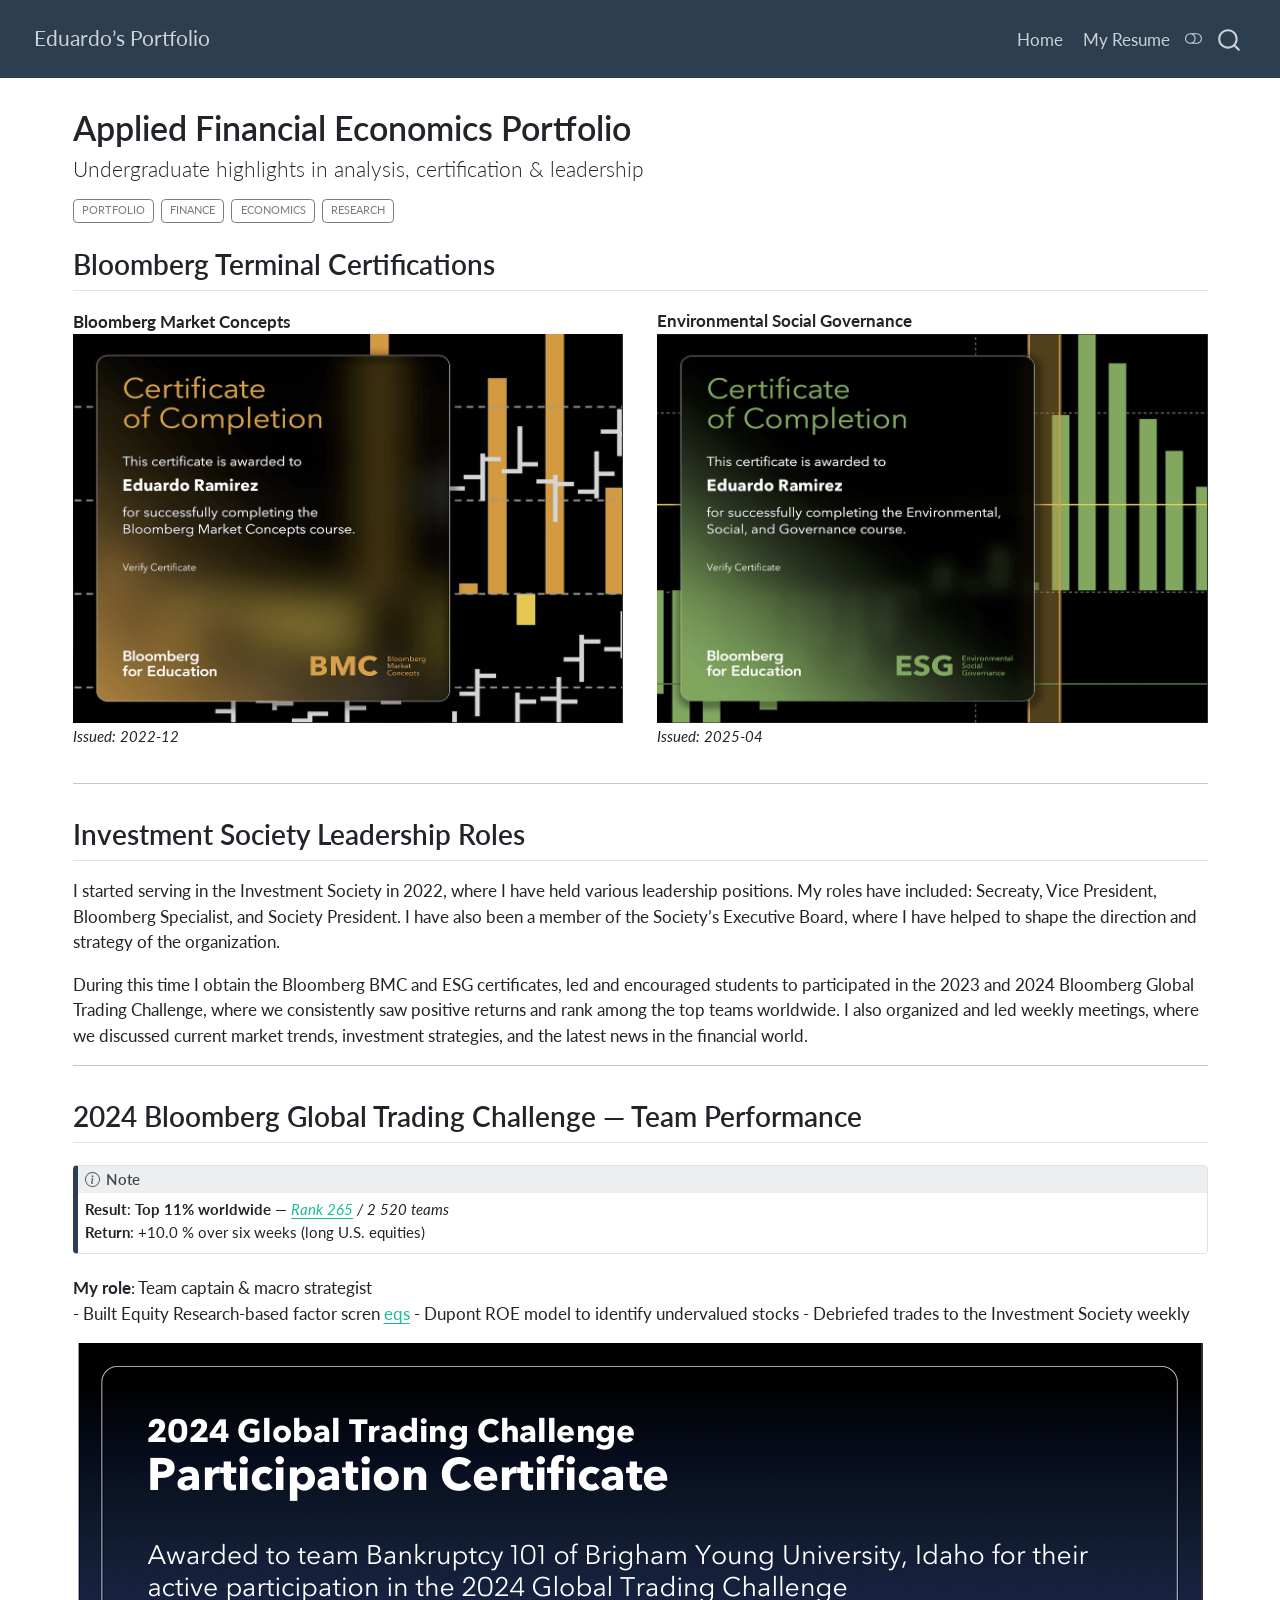
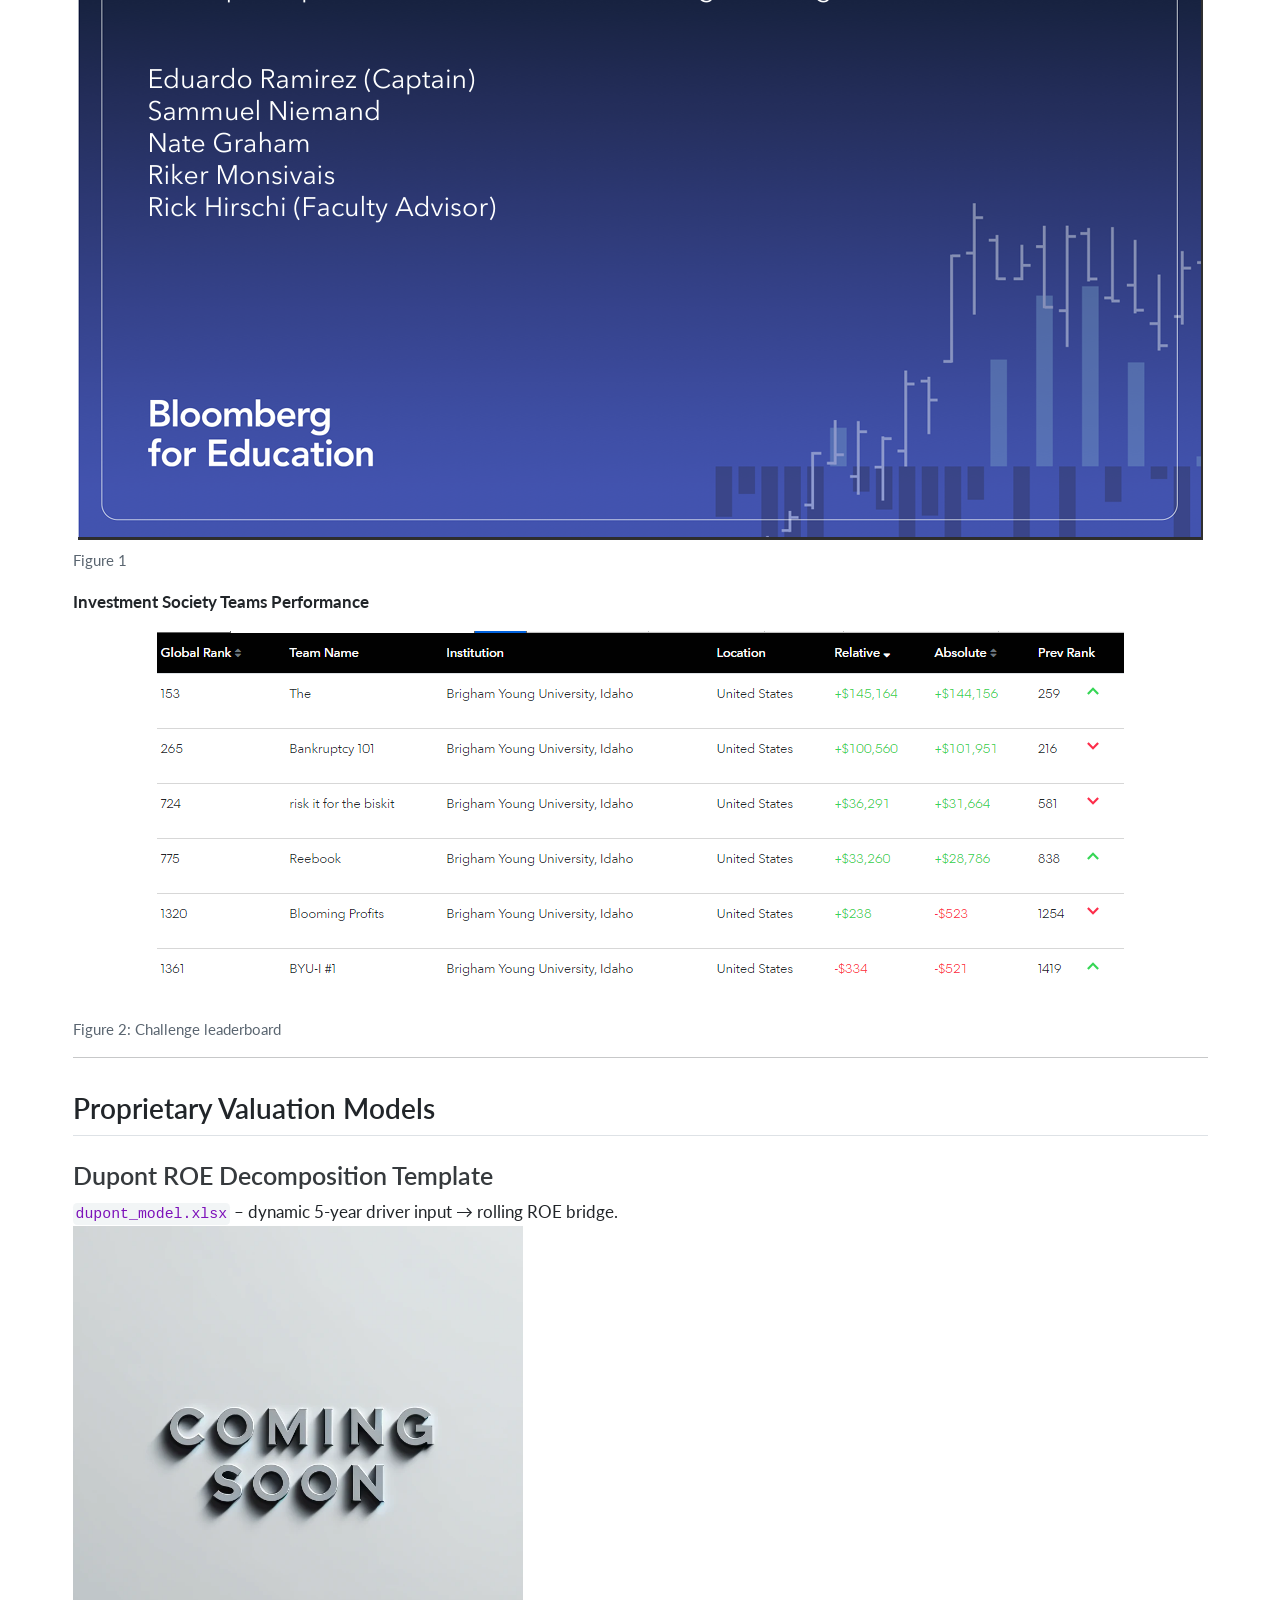
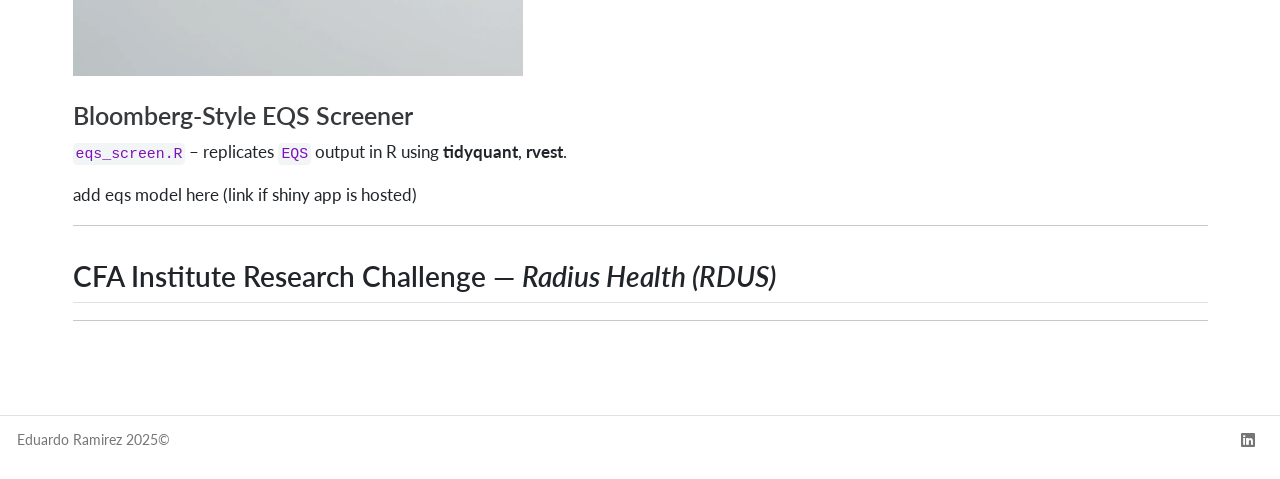
<file: docs/projects/bloomberg/cert_part_cfa_bloon.html>
<!DOCTYPE html>
<html xmlns="http://www.w3.org/1999/xhtml" lang="en" xml:lang="en"><head>

<meta charset="utf-8">
<meta name="generator" content="quarto-1.8.24">

<meta name="viewport" content="width=device-width, initial-scale=1.0, user-scalable=yes">


<title>Applied Financial Economics Portfolio – Eduardo’s Portfolio</title>
<style>
code{white-space: pre-wrap;}
span.smallcaps{font-variant: small-caps;}
div.columns{display: flex; gap: min(4vw, 1.5em);}
div.column{flex: auto; overflow-x: auto;}
div.hanging-indent{margin-left: 1.5em; text-indent: -1.5em;}
ul.task-list{list-style: none;}
ul.task-list li input[type="checkbox"] {
  width: 0.8em;
  margin: 0 0.8em 0.2em -1em; /* quarto-specific, see https://github.com/quarto-dev/quarto-cli/issues/4556 */ 
  vertical-align: middle;
}
</style>


<script src="../../site_libs/quarto-nav/quarto-nav.js"></script>
<script src="../../site_libs/quarto-nav/headroom.min.js"></script>
<script src="../../site_libs/clipboard/clipboard.min.js"></script>
<script src="../../site_libs/quarto-search/autocomplete.umd.js"></script>
<script src="../../site_libs/quarto-search/fuse.min.js"></script>
<script src="../../site_libs/quarto-search/quarto-search.js"></script>
<meta name="quarto:offset" content="../../">
<link href="../../images/favicon.png" rel="icon" type="image/png">
<script src="../../site_libs/quarto-html/quarto.js" type="module"></script>
<script src="../../site_libs/quarto-html/tabsets/tabsets.js" type="module"></script>
<script src="../../site_libs/quarto-html/axe/axe-check.js" type="module"></script>
<script src="../../site_libs/quarto-html/popper.min.js"></script>
<script src="../../site_libs/quarto-html/tippy.umd.min.js"></script>
<script src="../../site_libs/quarto-html/anchor.min.js"></script>
<link href="../../site_libs/quarto-html/tippy.css" rel="stylesheet">
<link href="../../site_libs/quarto-html/quarto-syntax-highlighting-dc55a5b9e770e841cd82e46aadbfb9b0.css" rel="stylesheet" class="quarto-color-scheme" id="quarto-text-highlighting-styles">
<link href="../../site_libs/quarto-html/quarto-syntax-highlighting-dark-b651517ce65839d647a86e2780455cfb.css" rel="stylesheet" class="quarto-color-scheme quarto-color-alternate" id="quarto-text-highlighting-styles">
<link href="../../site_libs/quarto-html/quarto-syntax-highlighting-dc55a5b9e770e841cd82e46aadbfb9b0.css" rel="stylesheet" class="quarto-color-scheme-extra" id="quarto-text-highlighting-styles">
<script src="../../site_libs/bootstrap/bootstrap.min.js"></script>
<link href="../../site_libs/bootstrap/bootstrap-icons.css" rel="stylesheet">
<link href="../../site_libs/bootstrap/bootstrap-ef235b23dd25085847c8e3fa61df7473.min.css" rel="stylesheet" append-hash="true" class="quarto-color-scheme" id="quarto-bootstrap" data-mode="light">
<link href="../../site_libs/bootstrap/bootstrap-dark-933ee19f53d853ec7d82e82f064b90bb.min.css" rel="stylesheet" append-hash="true" class="quarto-color-scheme quarto-color-alternate" id="quarto-bootstrap" data-mode="dark">
<link href="../../site_libs/bootstrap/bootstrap-ef235b23dd25085847c8e3fa61df7473.min.css" rel="stylesheet" append-hash="true" class="quarto-color-scheme-extra" id="quarto-bootstrap" data-mode="light">
<script id="quarto-search-options" type="application/json">{
  "location": "navbar",
  "copy-button": false,
  "collapse-after": 3,
  "panel-placement": "end",
  "type": "overlay",
  "limit": 50,
  "keyboard-shortcut": [
    "f",
    "/",
    "s"
  ],
  "show-item-context": false,
  "language": {
    "search-no-results-text": "No results",
    "search-matching-documents-text": "matching documents",
    "search-copy-link-title": "Copy link to search",
    "search-hide-matches-text": "Hide additional matches",
    "search-more-match-text": "more match in this document",
    "search-more-matches-text": "more matches in this document",
    "search-clear-button-title": "Clear",
    "search-text-placeholder": "",
    "search-detached-cancel-button-title": "Cancel",
    "search-submit-button-title": "Submit",
    "search-label": "Search"
  }
}</script>


<link rel="stylesheet" href="../../styles.css">
</head>

<body class="nav-fixed quarto-light"><script id="quarto-html-before-body" type="application/javascript">
    const toggleBodyColorMode = (bsSheetEl) => {
      const mode = bsSheetEl.getAttribute("data-mode");
      const bodyEl = window.document.querySelector("body");
      if (mode === "dark") {
        bodyEl.classList.add("quarto-dark");
        bodyEl.classList.remove("quarto-light");
      } else {
        bodyEl.classList.add("quarto-light");
        bodyEl.classList.remove("quarto-dark");
      }
    }
    const toggleBodyColorPrimary = () => {
      const bsSheetEl = window.document.querySelector("link#quarto-bootstrap:not([rel=disabled-stylesheet])");
      if (bsSheetEl) {
        toggleBodyColorMode(bsSheetEl);
      }
    }
    const setColorSchemeToggle = (alternate) => {
      const toggles = window.document.querySelectorAll('.quarto-color-scheme-toggle');
      for (let i=0; i < toggles.length; i++) {
        const toggle = toggles[i];
        if (toggle) {
          if (alternate) {
            toggle.classList.add("alternate");
          } else {
            toggle.classList.remove("alternate");
          }
        }
      }
    };
    const toggleColorMode = (alternate) => {
      // Switch the stylesheets
      const primaryStylesheets = window.document.querySelectorAll('link.quarto-color-scheme:not(.quarto-color-alternate)');
      const alternateStylesheets = window.document.querySelectorAll('link.quarto-color-scheme.quarto-color-alternate');
      manageTransitions('#quarto-margin-sidebar .nav-link', false);
      if (alternate) {
        // note: dark is layered on light, we don't disable primary!
        enableStylesheet(alternateStylesheets);
        for (const sheetNode of alternateStylesheets) {
          if (sheetNode.id === "quarto-bootstrap") {
            toggleBodyColorMode(sheetNode);
          }
        }
      } else {
        disableStylesheet(alternateStylesheets);
        enableStylesheet(primaryStylesheets)
        toggleBodyColorPrimary();
      }
      manageTransitions('#quarto-margin-sidebar .nav-link', true);
      // Switch the toggles
      setColorSchemeToggle(alternate)
      // Hack to workaround the fact that safari doesn't
      // properly recolor the scrollbar when toggling (#1455)
      if (navigator.userAgent.indexOf('Safari') > 0 && navigator.userAgent.indexOf('Chrome') == -1) {
        manageTransitions("body", false);
        window.scrollTo(0, 1);
        setTimeout(() => {
          window.scrollTo(0, 0);
          manageTransitions("body", true);
        }, 40);
      }
    }
    const disableStylesheet = (stylesheets) => {
      for (let i=0; i < stylesheets.length; i++) {
        const stylesheet = stylesheets[i];
        stylesheet.rel = 'disabled-stylesheet';
      }
    }
    const enableStylesheet = (stylesheets) => {
      for (let i=0; i < stylesheets.length; i++) {
        const stylesheet = stylesheets[i];
        if(stylesheet.rel !== 'stylesheet') { // for Chrome, which will still FOUC without this check
          stylesheet.rel = 'stylesheet';
        }
      }
    }
    const manageTransitions = (selector, allowTransitions) => {
      const els = window.document.querySelectorAll(selector);
      for (let i=0; i < els.length; i++) {
        const el = els[i];
        if (allowTransitions) {
          el.classList.remove('notransition');
        } else {
          el.classList.add('notransition');
        }
      }
    }
    const isFileUrl = () => {
      return window.location.protocol === 'file:';
    }
    const hasAlternateSentinel = () => {
      let styleSentinel = getColorSchemeSentinel();
      if (styleSentinel !== null) {
        return styleSentinel === "alternate";
      } else {
        return false;
      }
    }
    const setStyleSentinel = (alternate) => {
      const value = alternate ? "alternate" : "default";
      if (!isFileUrl()) {
        window.localStorage.setItem("quarto-color-scheme", value);
      } else {
        localAlternateSentinel = value;
      }
    }
    const getColorSchemeSentinel = () => {
      if (!isFileUrl()) {
        const storageValue = window.localStorage.getItem("quarto-color-scheme");
        return storageValue != null ? storageValue : localAlternateSentinel;
      } else {
        return localAlternateSentinel;
      }
    }
    const toggleGiscusIfUsed = (isAlternate, darkModeDefault) => {
      const baseTheme = document.querySelector('#giscus-base-theme')?.value ?? 'light';
      const alternateTheme = document.querySelector('#giscus-alt-theme')?.value ?? 'dark';
      let newTheme = '';
      if(authorPrefersDark) {
        newTheme = isAlternate ? baseTheme : alternateTheme;
      } else {
        newTheme = isAlternate ? alternateTheme : baseTheme;
      }
      const changeGiscusTheme = () => {
        // From: https://github.com/giscus/giscus/issues/336
        const sendMessage = (message) => {
          const iframe = document.querySelector('iframe.giscus-frame');
          if (!iframe) return;
          iframe.contentWindow.postMessage({ giscus: message }, 'https://giscus.app');
        }
        sendMessage({
          setConfig: {
            theme: newTheme
          }
        });
      }
      const isGiscussLoaded = window.document.querySelector('iframe.giscus-frame') !== null;
      if (isGiscussLoaded) {
        changeGiscusTheme();
      }
    };
    const authorPrefersDark = false;
    const darkModeDefault = authorPrefersDark;
      document.querySelector('link#quarto-text-highlighting-styles.quarto-color-scheme-extra').rel = 'disabled-stylesheet';
      document.querySelector('link#quarto-bootstrap.quarto-color-scheme-extra').rel = 'disabled-stylesheet';
    let localAlternateSentinel = darkModeDefault ? 'alternate' : 'default';
    // Dark / light mode switch
    window.quartoToggleColorScheme = () => {
      // Read the current dark / light value
      let toAlternate = !hasAlternateSentinel();
      toggleColorMode(toAlternate);
      setStyleSentinel(toAlternate);
      toggleGiscusIfUsed(toAlternate, darkModeDefault);
      window.dispatchEvent(new Event('resize'));
    };
    // Switch to dark mode if need be
    if (hasAlternateSentinel()) {
      toggleColorMode(true);
    } else {
      toggleColorMode(false);
    }
  </script>

<div id="quarto-search-results"></div>
  <header id="quarto-header" class="headroom fixed-top">
    <nav class="navbar navbar-expand-lg " data-bs-theme="dark">
      <div class="navbar-container container-fluid">
      <div class="navbar-brand-container mx-auto">
    <a href="../../index.html" class="navbar-brand navbar-brand-logo">
    </a>
    <a class="navbar-brand" href="../../index.html">
    <span class="navbar-title">Eduardo’s Portfolio</span>
    </a>
  </div>
            <div id="quarto-search" class="" title="Search"></div>
          <button class="navbar-toggler" type="button" data-bs-toggle="collapse" data-bs-target="#navbarCollapse" aria-controls="navbarCollapse" role="menu" aria-expanded="false" aria-label="Toggle navigation" onclick="if (window.quartoToggleHeadroom) { window.quartoToggleHeadroom(); }">
  <span class="navbar-toggler-icon"></span>
</button>
          <div class="collapse navbar-collapse" id="navbarCollapse">
            <ul class="navbar-nav navbar-nav-scroll ms-auto">
  <li class="nav-item">
    <a class="nav-link" href="../../index.html"> 
<span class="menu-text">Home</span></a>
  </li>  
  <li class="nav-item">
    <a class="nav-link" href="../../resume.pdf"> 
<span class="menu-text">My Resume</span></a>
  </li>  
</ul>
          </div> <!-- /navcollapse -->
            <div class="quarto-navbar-tools">
  <a href="" class="quarto-color-scheme-toggle quarto-navigation-tool  px-1" onclick="window.quartoToggleColorScheme(); return false;" title="Toggle dark mode"><i class="bi"></i></a>
</div>
      </div> <!-- /container-fluid -->
    </nav>
</header>
<!-- content -->
<div id="quarto-content" class="quarto-container page-columns page-rows-contents page-layout-full page-navbar">
<!-- sidebar -->
<!-- margin-sidebar -->
    
<!-- main -->
<main class="content column-page" id="quarto-document-content">


<header id="title-block-header" class="quarto-title-block default">
<div class="quarto-title">
<h1 class="title">Applied Financial Economics Portfolio</h1>
<p class="subtitle lead">Undergraduate highlights in analysis, certification &amp; leadership</p>
  <div class="quarto-categories">
    <div class="quarto-category">Portfolio</div>
    <div class="quarto-category">Finance</div>
    <div class="quarto-category">Economics</div>
    <div class="quarto-category">Research</div>
  </div>
  </div>



<div class="quarto-title-meta column-page">

    
  
    
  </div>
  


</header>


<!-- ======= 1 ‑‑‑‑‑ Bloomberg Credentials =========================== -->
<section id="bloomberg-terminal-certifications" class="level2">
<h2 class="anchored" data-anchor-id="bloomberg-terminal-certifications">Bloomberg Terminal Certifications</h2>
<div style="display: flex; gap: 2rem; align-items: center; flex-wrap: wrap;">
<div style="flex: 1; min-width: 300px;">
<p><strong>Bloomberg Market Concepts</strong> <a href="https://portal.bloombergforeducation.com/certificates/x1kqKV3F56tmAnQmexKVbbTY"><img src="files/bmc.png" class="img-fluid" style="width:100.0%" alt="BMC Certificate"></a> <br> <small><em>Issued: 2022‑12</em><br></small></p>
</div>
<div style="flex: 1; min-width: 300px;">
<p><strong>Environmental Social Governance</strong> <a href="https://portal.bloombergforeducation.com/certificates/Ku16x72zWhNsn8vP4mtgwe4Z"><img src="files/esg.png" class="img-fluid" style="width:100.0%" alt="ESG Certificate"></a> <br> <small><em>Issued: 2025‑04</em><br></small></p>
</div>
</div>
<hr>
<!-- ======= 2 ‑‑‑‑‑ Investment Society Leadership =================== -->
</section>
<section id="investment-society-leadership-roles" class="level2">
<h2 class="anchored" data-anchor-id="investment-society-leadership-roles">Investment Society Leadership Roles</h2>
<p>I started serving in the Investment Society in 2022, where I have held various leadership positions. My roles have included: Secreaty, Vice President, Bloomberg Specialist, and Society President. I have also been a member of the Society’s Executive Board, where I have helped to shape the direction and strategy of the organization.</p>
<p>During this time I obtain the Bloomberg BMC and ESG certificates, led and encouraged students to participated in the 2023 and 2024 Bloomberg Global Trading Challenge, where we consistently saw positive returns and rank among the top teams worldwide. I also organized and led weekly meetings, where we discussed current market trends, investment strategies, and the latest news in the financial world.</p>
<hr>
<!-- ======= 3 ‑‑‑‑‑ Bloomberg Global Trading Challenge ============== -->
</section>
<section id="bloomberg-global-trading-challenge-team-performance" class="level2">
<h2 class="anchored" data-anchor-id="bloomberg-global-trading-challenge-team-performance">2024 Bloomberg Global Trading Challenge — Team Performance</h2>
<div class="callout callout-style-default callout-note callout-titled">
<div class="callout-header d-flex align-content-center">
<div class="callout-icon-container">
<i class="callout-icon"></i>
</div>
<div class="callout-title-container flex-fill">
Note
</div>
</div>
<div class="callout-body-container callout-body">
<p><strong>Result</strong>: <strong>Top 11% worldwide</strong> — <em><a href="files/rank_team.png">Rank 265</a> / 2 520 teams</em><br>
<strong>Return</strong>: +10.0 % over six weeks (long U.S. equities)</p>
</div>
</div>
<p><strong>My role</strong>: Team captain &amp; macro strategist<br>
- Built Equity Research‑based factor scren <a href="../../projects_more/eqs/eqs.html">eqs</a> - Dupont ROE model to identify undervalued stocks - Debriefed trades to the Investment Society weekly</p>
<div id="fig-tradech" class="quarto-float quarto-figure quarto-figure-center anchored">
<figure class="quarto-float quarto-float-fig figure">
<div aria-describedby="fig-tradech-caption-0ceaefa1-69ba-4598-a22c-09a6ac19f8ca">
<img src="files/tradech.png" id="fig-tradech" class="img-fluid figure-img">
</div>
<figcaption class="quarto-float-caption-bottom quarto-float-caption quarto-float-fig quarto-uncaptioned" id="fig-tradech-caption-0ceaefa1-69ba-4598-a22c-09a6ac19f8ca">
Figure&nbsp;1
</figcaption>
</figure>
</div>
<p><strong>Investment Society Teams Performance</strong></p>
<div id="fig-byui_rank" class="quarto-float quarto-figure quarto-figure-center anchored">
<figure class="quarto-float quarto-float-fig figure">
<div aria-describedby="fig-byui_rank-caption-0ceaefa1-69ba-4598-a22c-09a6ac19f8ca">
<img src="files/byui_rank.png" class="img-fluid figure-img">
</div>
<figcaption class="quarto-float-caption-bottom quarto-float-caption quarto-float-fig" id="fig-byui_rank-caption-0ceaefa1-69ba-4598-a22c-09a6ac19f8ca">
Figure&nbsp;2: Challenge leaderboard
</figcaption>
</figure>
</div>
<hr>
<!-- ======= 4 ‑‑‑‑‑ Valuation & Analytics Models ==================== -->
</section>
<section id="proprietary-valuation-models" class="level2">
<h2 class="anchored" data-anchor-id="proprietary-valuation-models">Proprietary Valuation Models</h2>
<section id="dupont-roe-decomposition-template" class="level3">
<h3 class="anchored" data-anchor-id="dupont-roe-decomposition-template">Dupont ROE Decomposition Template</h3>
<p><code>dupont_model.xlsx</code> – dynamic 5‑year driver input → rolling ROE bridge.<br>
<img src="files/comingsoon.png" class="img-fluid" width="450" alt="Dupont screenshot"></p>
</section>
<section id="bloombergstyle-eqs-screener" class="level3">
<h3 class="anchored" data-anchor-id="bloombergstyle-eqs-screener">Bloomberg‑Style EQS Screener</h3>
<p><code>eqs_screen.R</code> – replicates <code>EQS</code> output in R using <strong>tidyquant</strong>, <strong>rvest</strong>.</p>
<p>add eqs model here (link if shiny app is hosted)</p>
<hr>
<!-- ======= 5 ‑‑‑‑‑ CFA Institute Research Challenge ================ -->
</section>
</section>
<section id="cfa-institute-research-challenge-radius-health-rdus" class="level2">
<h2 class="anchored" data-anchor-id="cfa-institute-research-challenge-radius-health-rdus">CFA Institute Research Challenge — <em>Radius Health (RDUS)</em></h2>
<hr>


</section>

<a onclick="window.scrollTo(0, 0); return false;" role="button" id="quarto-back-to-top"><i class="bi bi-arrow-up"></i> Back to top</a></main> <!-- /main -->
<script id="quarto-html-after-body" type="application/javascript">
  window.document.addEventListener("DOMContentLoaded", function (event) {
    // Ensure there is a toggle, if there isn't float one in the top right
    if (window.document.querySelector('.quarto-color-scheme-toggle') === null) {
      const a = window.document.createElement('a');
      a.classList.add('top-right');
      a.classList.add('quarto-color-scheme-toggle');
      a.href = "";
      a.onclick = function() { try { window.quartoToggleColorScheme(); } catch {} return false; };
      const i = window.document.createElement("i");
      i.classList.add('bi');
      a.appendChild(i);
      window.document.body.appendChild(a);
    }
    setColorSchemeToggle(hasAlternateSentinel())
    const icon = "";
    const anchorJS = new window.AnchorJS();
    anchorJS.options = {
      placement: 'right',
      icon: icon
    };
    anchorJS.add('.anchored');
    const isCodeAnnotation = (el) => {
      for (const clz of el.classList) {
        if (clz.startsWith('code-annotation-')) {                     
          return true;
        }
      }
      return false;
    }
    const onCopySuccess = function(e) {
      // button target
      const button = e.trigger;
      // don't keep focus
      button.blur();
      // flash "checked"
      button.classList.add('code-copy-button-checked');
      var currentTitle = button.getAttribute("title");
      button.setAttribute("title", "Copied!");
      let tooltip;
      if (window.bootstrap) {
        button.setAttribute("data-bs-toggle", "tooltip");
        button.setAttribute("data-bs-placement", "left");
        button.setAttribute("data-bs-title", "Copied!");
        tooltip = new bootstrap.Tooltip(button, 
          { trigger: "manual", 
            customClass: "code-copy-button-tooltip",
            offset: [0, -8]});
        tooltip.show();    
      }
      setTimeout(function() {
        if (tooltip) {
          tooltip.hide();
          button.removeAttribute("data-bs-title");
          button.removeAttribute("data-bs-toggle");
          button.removeAttribute("data-bs-placement");
        }
        button.setAttribute("title", currentTitle);
        button.classList.remove('code-copy-button-checked');
      }, 1000);
      // clear code selection
      e.clearSelection();
    }
    const getTextToCopy = function(trigger) {
      const outerScaffold = trigger.parentElement.cloneNode(true);
      const codeEl = outerScaffold.querySelector('code');
      for (const childEl of codeEl.children) {
        if (isCodeAnnotation(childEl)) {
          childEl.remove();
        }
      }
      return codeEl.innerText;
    }
    const clipboard = new window.ClipboardJS('.code-copy-button:not([data-in-quarto-modal])', {
      text: getTextToCopy
    });
    clipboard.on('success', onCopySuccess);
    if (window.document.getElementById('quarto-embedded-source-code-modal')) {
      const clipboardModal = new window.ClipboardJS('.code-copy-button[data-in-quarto-modal]', {
        text: getTextToCopy,
        container: window.document.getElementById('quarto-embedded-source-code-modal')
      });
      clipboardModal.on('success', onCopySuccess);
    }
      var localhostRegex = new RegExp(/^(?:http|https):\/\/localhost\:?[0-9]*\//);
      var mailtoRegex = new RegExp(/^mailto:/);
        var filterRegex = new RegExp("https:\/\/1ramirez7\.github\.io\/");
      var isInternal = (href) => {
          return filterRegex.test(href) || localhostRegex.test(href) || mailtoRegex.test(href);
      }
      // Inspect non-navigation links and adorn them if external
     var links = window.document.querySelectorAll('a[href]:not(.nav-link):not(.navbar-brand):not(.toc-action):not(.sidebar-link):not(.sidebar-item-toggle):not(.pagination-link):not(.no-external):not([aria-hidden]):not(.dropdown-item):not(.quarto-navigation-tool):not(.about-link)');
      for (var i=0; i<links.length; i++) {
        const link = links[i];
        if (!isInternal(link.href)) {
          // undo the damage that might have been done by quarto-nav.js in the case of
          // links that we want to consider external
          if (link.dataset.originalHref !== undefined) {
            link.href = link.dataset.originalHref;
          }
        }
      }
    function tippyHover(el, contentFn, onTriggerFn, onUntriggerFn) {
      const config = {
        allowHTML: true,
        maxWidth: 500,
        delay: 100,
        arrow: false,
        appendTo: function(el) {
            return el.parentElement;
        },
        interactive: true,
        interactiveBorder: 10,
        theme: 'quarto',
        placement: 'bottom-start',
      };
      if (contentFn) {
        config.content = contentFn;
      }
      if (onTriggerFn) {
        config.onTrigger = onTriggerFn;
      }
      if (onUntriggerFn) {
        config.onUntrigger = onUntriggerFn;
      }
      window.tippy(el, config); 
    }
    const noterefs = window.document.querySelectorAll('a[role="doc-noteref"]');
    for (var i=0; i<noterefs.length; i++) {
      const ref = noterefs[i];
      tippyHover(ref, function() {
        // use id or data attribute instead here
        let href = ref.getAttribute('data-footnote-href') || ref.getAttribute('href');
        try { href = new URL(href).hash; } catch {}
        const id = href.replace(/^#\/?/, "");
        const note = window.document.getElementById(id);
        if (note) {
          return note.innerHTML;
        } else {
          return "";
        }
      });
    }
    const xrefs = window.document.querySelectorAll('a.quarto-xref');
    const processXRef = (id, note) => {
      // Strip column container classes
      const stripColumnClz = (el) => {
        el.classList.remove("page-full", "page-columns");
        if (el.children) {
          for (const child of el.children) {
            stripColumnClz(child);
          }
        }
      }
      stripColumnClz(note)
      if (id === null || id.startsWith('sec-')) {
        // Special case sections, only their first couple elements
        const container = document.createElement("div");
        if (note.children && note.children.length > 2) {
          container.appendChild(note.children[0].cloneNode(true));
          for (let i = 1; i < note.children.length; i++) {
            const child = note.children[i];
            if (child.tagName === "P" && child.innerText === "") {
              continue;
            } else {
              container.appendChild(child.cloneNode(true));
              break;
            }
          }
          if (window.Quarto?.typesetMath) {
            window.Quarto.typesetMath(container);
          }
          return container.innerHTML
        } else {
          if (window.Quarto?.typesetMath) {
            window.Quarto.typesetMath(note);
          }
          return note.innerHTML;
        }
      } else {
        // Remove any anchor links if they are present
        const anchorLink = note.querySelector('a.anchorjs-link');
        if (anchorLink) {
          anchorLink.remove();
        }
        if (window.Quarto?.typesetMath) {
          window.Quarto.typesetMath(note);
        }
        if (note.classList.contains("callout")) {
          return note.outerHTML;
        } else {
          return note.innerHTML;
        }
      }
    }
    for (var i=0; i<xrefs.length; i++) {
      const xref = xrefs[i];
      tippyHover(xref, undefined, function(instance) {
        instance.disable();
        let url = xref.getAttribute('href');
        let hash = undefined; 
        if (url.startsWith('#')) {
          hash = url;
        } else {
          try { hash = new URL(url).hash; } catch {}
        }
        if (hash) {
          const id = hash.replace(/^#\/?/, "");
          const note = window.document.getElementById(id);
          if (note !== null) {
            try {
              const html = processXRef(id, note.cloneNode(true));
              instance.setContent(html);
            } finally {
              instance.enable();
              instance.show();
            }
          } else {
            // See if we can fetch this
            fetch(url.split('#')[0])
            .then(res => res.text())
            .then(html => {
              const parser = new DOMParser();
              const htmlDoc = parser.parseFromString(html, "text/html");
              const note = htmlDoc.getElementById(id);
              if (note !== null) {
                const html = processXRef(id, note);
                instance.setContent(html);
              } 
            }).finally(() => {
              instance.enable();
              instance.show();
            });
          }
        } else {
          // See if we can fetch a full url (with no hash to target)
          // This is a special case and we should probably do some content thinning / targeting
          fetch(url)
          .then(res => res.text())
          .then(html => {
            const parser = new DOMParser();
            const htmlDoc = parser.parseFromString(html, "text/html");
            const note = htmlDoc.querySelector('main.content');
            if (note !== null) {
              // This should only happen for chapter cross references
              // (since there is no id in the URL)
              // remove the first header
              if (note.children.length > 0 && note.children[0].tagName === "HEADER") {
                note.children[0].remove();
              }
              const html = processXRef(null, note);
              instance.setContent(html);
            } 
          }).finally(() => {
            instance.enable();
            instance.show();
          });
        }
      }, function(instance) {
      });
    }
        let selectedAnnoteEl;
        const selectorForAnnotation = ( cell, annotation) => {
          let cellAttr = 'data-code-cell="' + cell + '"';
          let lineAttr = 'data-code-annotation="' +  annotation + '"';
          const selector = 'span[' + cellAttr + '][' + lineAttr + ']';
          return selector;
        }
        const selectCodeLines = (annoteEl) => {
          const doc = window.document;
          const targetCell = annoteEl.getAttribute("data-target-cell");
          const targetAnnotation = annoteEl.getAttribute("data-target-annotation");
          const annoteSpan = window.document.querySelector(selectorForAnnotation(targetCell, targetAnnotation));
          const lines = annoteSpan.getAttribute("data-code-lines").split(",");
          const lineIds = lines.map((line) => {
            return targetCell + "-" + line;
          })
          let top = null;
          let height = null;
          let parent = null;
          if (lineIds.length > 0) {
              //compute the position of the single el (top and bottom and make a div)
              const el = window.document.getElementById(lineIds[0]);
              top = el.offsetTop;
              height = el.offsetHeight;
              parent = el.parentElement.parentElement;
            if (lineIds.length > 1) {
              const lastEl = window.document.getElementById(lineIds[lineIds.length - 1]);
              const bottom = lastEl.offsetTop + lastEl.offsetHeight;
              height = bottom - top;
            }
            if (top !== null && height !== null && parent !== null) {
              // cook up a div (if necessary) and position it 
              let div = window.document.getElementById("code-annotation-line-highlight");
              if (div === null) {
                div = window.document.createElement("div");
                div.setAttribute("id", "code-annotation-line-highlight");
                div.style.position = 'absolute';
                parent.appendChild(div);
              }
              div.style.top = top - 2 + "px";
              div.style.height = height + 4 + "px";
              div.style.left = 0;
              let gutterDiv = window.document.getElementById("code-annotation-line-highlight-gutter");
              if (gutterDiv === null) {
                gutterDiv = window.document.createElement("div");
                gutterDiv.setAttribute("id", "code-annotation-line-highlight-gutter");
                gutterDiv.style.position = 'absolute';
                const codeCell = window.document.getElementById(targetCell);
                const gutter = codeCell.querySelector('.code-annotation-gutter');
                gutter.appendChild(gutterDiv);
              }
              gutterDiv.style.top = top - 2 + "px";
              gutterDiv.style.height = height + 4 + "px";
            }
            selectedAnnoteEl = annoteEl;
          }
        };
        const unselectCodeLines = () => {
          const elementsIds = ["code-annotation-line-highlight", "code-annotation-line-highlight-gutter"];
          elementsIds.forEach((elId) => {
            const div = window.document.getElementById(elId);
            if (div) {
              div.remove();
            }
          });
          selectedAnnoteEl = undefined;
        };
          // Handle positioning of the toggle
      window.addEventListener(
        "resize",
        throttle(() => {
          elRect = undefined;
          if (selectedAnnoteEl) {
            selectCodeLines(selectedAnnoteEl);
          }
        }, 10)
      );
      function throttle(fn, ms) {
      let throttle = false;
      let timer;
        return (...args) => {
          if(!throttle) { // first call gets through
              fn.apply(this, args);
              throttle = true;
          } else { // all the others get throttled
              if(timer) clearTimeout(timer); // cancel #2
              timer = setTimeout(() => {
                fn.apply(this, args);
                timer = throttle = false;
              }, ms);
          }
        };
      }
        // Attach click handler to the DT
        const annoteDls = window.document.querySelectorAll('dt[data-target-cell]');
        for (const annoteDlNode of annoteDls) {
          annoteDlNode.addEventListener('click', (event) => {
            const clickedEl = event.target;
            if (clickedEl !== selectedAnnoteEl) {
              unselectCodeLines();
              const activeEl = window.document.querySelector('dt[data-target-cell].code-annotation-active');
              if (activeEl) {
                activeEl.classList.remove('code-annotation-active');
              }
              selectCodeLines(clickedEl);
              clickedEl.classList.add('code-annotation-active');
            } else {
              // Unselect the line
              unselectCodeLines();
              clickedEl.classList.remove('code-annotation-active');
            }
          });
        }
    const findCites = (el) => {
      const parentEl = el.parentElement;
      if (parentEl) {
        const cites = parentEl.dataset.cites;
        if (cites) {
          return {
            el,
            cites: cites.split(' ')
          };
        } else {
          return findCites(el.parentElement)
        }
      } else {
        return undefined;
      }
    };
    var bibliorefs = window.document.querySelectorAll('a[role="doc-biblioref"]');
    for (var i=0; i<bibliorefs.length; i++) {
      const ref = bibliorefs[i];
      const citeInfo = findCites(ref);
      if (citeInfo) {
        tippyHover(citeInfo.el, function() {
          var popup = window.document.createElement('div');
          citeInfo.cites.forEach(function(cite) {
            var citeDiv = window.document.createElement('div');
            citeDiv.classList.add('hanging-indent');
            citeDiv.classList.add('csl-entry');
            var biblioDiv = window.document.getElementById('ref-' + cite);
            if (biblioDiv) {
              citeDiv.innerHTML = biblioDiv.innerHTML;
            }
            popup.appendChild(citeDiv);
          });
          return popup.innerHTML;
        });
      }
    }
  });
  </script>
</div> <!-- /content -->
<footer class="footer">
  <div class="nav-footer">
    <div class="nav-footer-left">
<p>Eduardo Ramirez 2025©</p>
</div>   
    <div class="nav-footer-center">
      &nbsp;
    </div>
    <div class="nav-footer-right">
      <ul class="footer-items list-unstyled">
    <li class="nav-item compact">
    <a class="nav-link" href="https://www.linkedin.com/in/ramirez-eduardo1/">
      <i class="bi bi-linkedin" role="img">
</i> 
    </a>
  </li>  
</ul>
    </div>
  </div>
</footer>




</body></html>
</file>
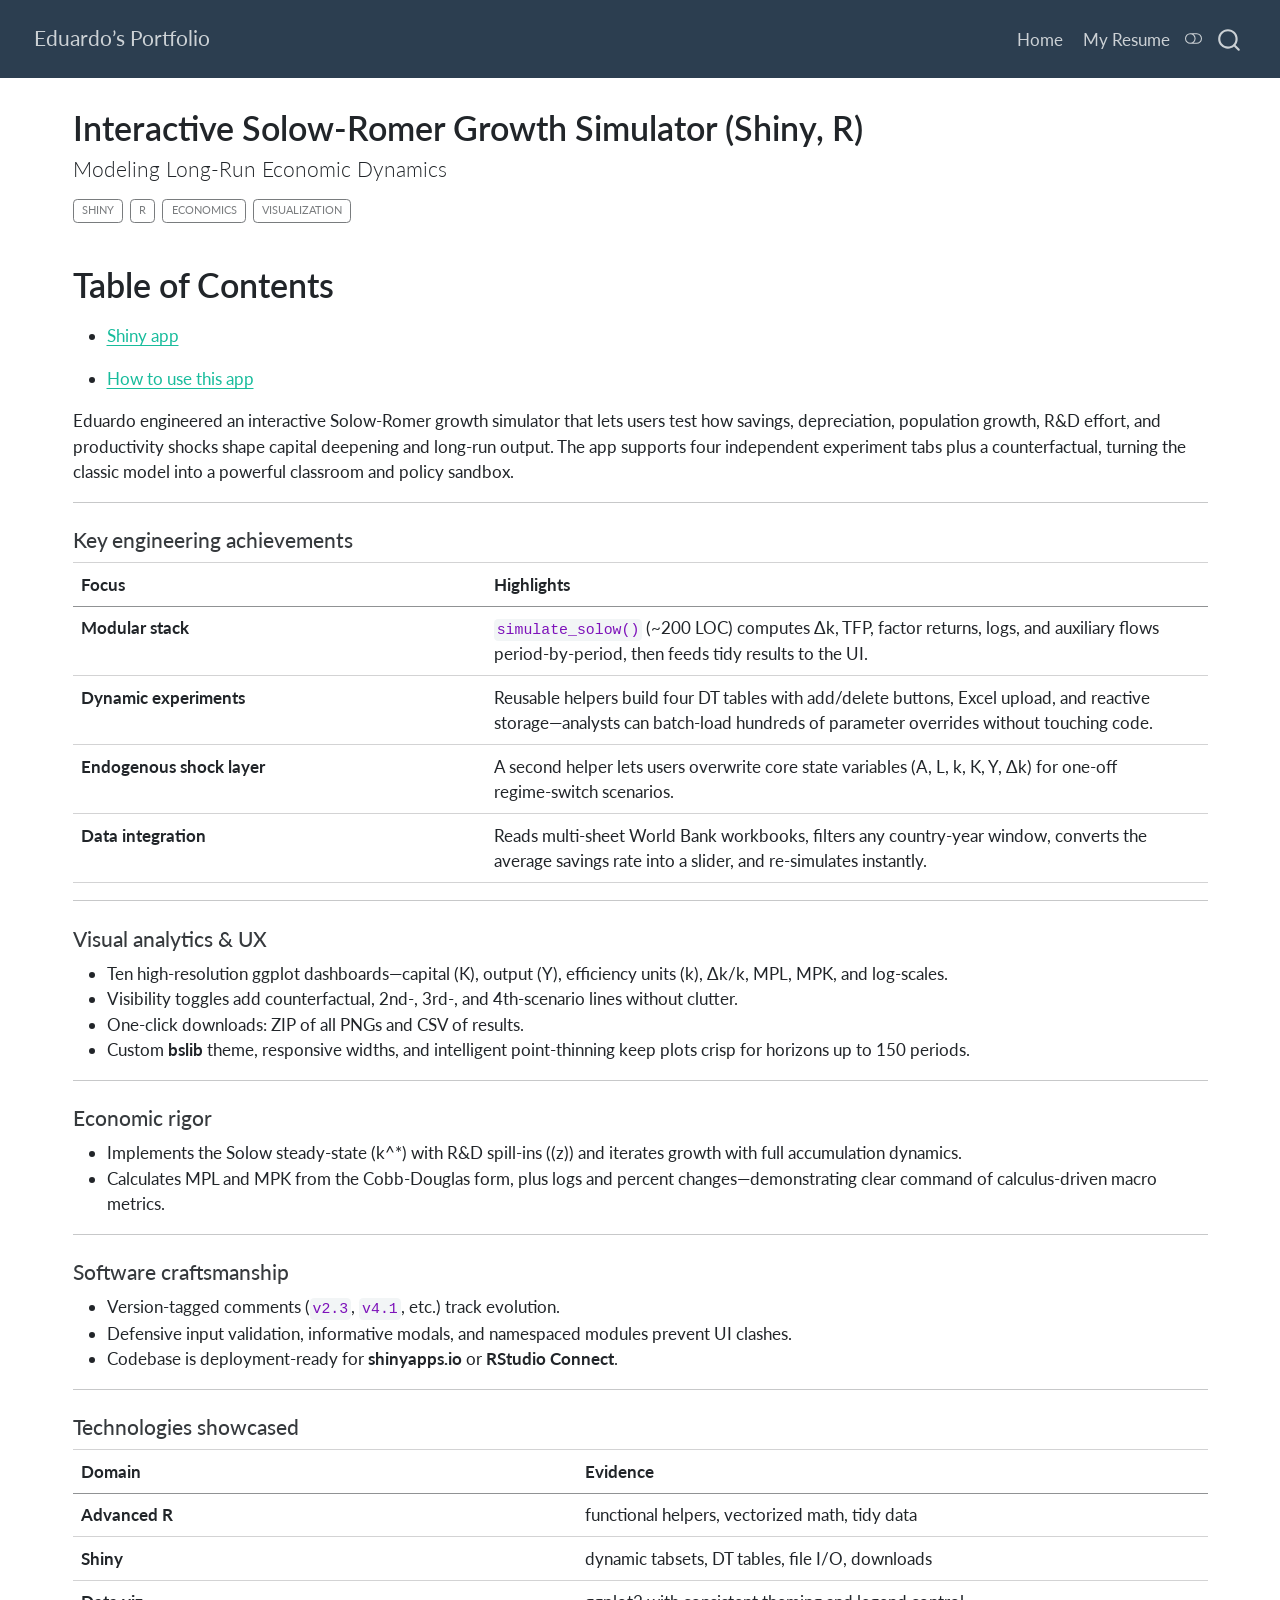
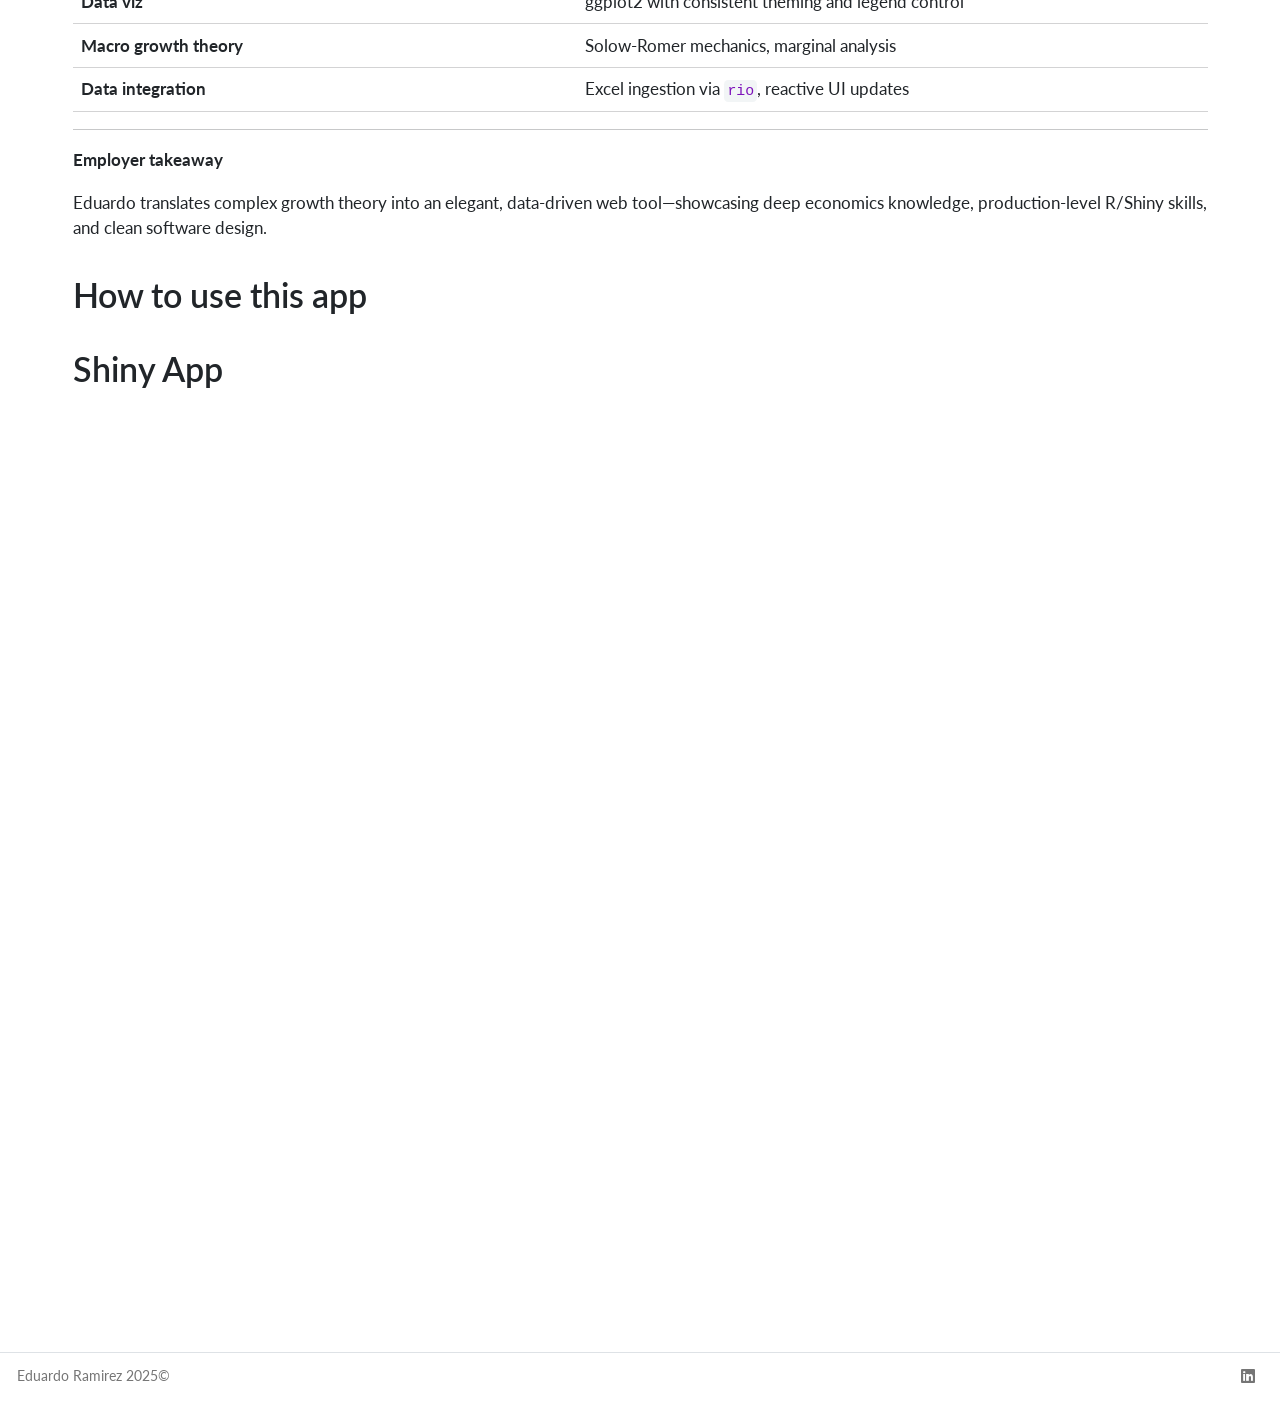
<file: docs/projects/longrun/lrsolow.html>
<!DOCTYPE html>
<html xmlns="http://www.w3.org/1999/xhtml" lang="en" xml:lang="en"><head>

<meta charset="utf-8">
<meta name="generator" content="quarto-1.8.24">

<meta name="viewport" content="width=device-width, initial-scale=1.0, user-scalable=yes">

<meta name="author" content="">

<title>Interactive Solow‑Romer Growth Simulator (Shiny, R) – Eduardo’s Portfolio</title>
<style>
code{white-space: pre-wrap;}
span.smallcaps{font-variant: small-caps;}
div.columns{display: flex; gap: min(4vw, 1.5em);}
div.column{flex: auto; overflow-x: auto;}
div.hanging-indent{margin-left: 1.5em; text-indent: -1.5em;}
ul.task-list{list-style: none;}
ul.task-list li input[type="checkbox"] {
  width: 0.8em;
  margin: 0 0.8em 0.2em -1em; /* quarto-specific, see https://github.com/quarto-dev/quarto-cli/issues/4556 */ 
  vertical-align: middle;
}
</style>


<script src="../../site_libs/quarto-nav/quarto-nav.js"></script>
<script src="../../site_libs/quarto-nav/headroom.min.js"></script>
<script src="../../site_libs/clipboard/clipboard.min.js"></script>
<script src="../../site_libs/quarto-search/autocomplete.umd.js"></script>
<script src="../../site_libs/quarto-search/fuse.min.js"></script>
<script src="../../site_libs/quarto-search/quarto-search.js"></script>
<meta name="quarto:offset" content="../../">
<link href="../../images/favicon.png" rel="icon" type="image/png">
<script src="../../site_libs/quarto-html/quarto.js" type="module"></script>
<script src="../../site_libs/quarto-html/tabsets/tabsets.js" type="module"></script>
<script src="../../site_libs/quarto-html/axe/axe-check.js" type="module"></script>
<script src="../../site_libs/quarto-html/popper.min.js"></script>
<script src="../../site_libs/quarto-html/tippy.umd.min.js"></script>
<script src="../../site_libs/quarto-html/anchor.min.js"></script>
<link href="../../site_libs/quarto-html/tippy.css" rel="stylesheet">
<link href="../../site_libs/quarto-html/quarto-syntax-highlighting-dc55a5b9e770e841cd82e46aadbfb9b0.css" rel="stylesheet" class="quarto-color-scheme" id="quarto-text-highlighting-styles">
<link href="../../site_libs/quarto-html/quarto-syntax-highlighting-dark-b651517ce65839d647a86e2780455cfb.css" rel="stylesheet" class="quarto-color-scheme quarto-color-alternate" id="quarto-text-highlighting-styles">
<link href="../../site_libs/quarto-html/quarto-syntax-highlighting-dc55a5b9e770e841cd82e46aadbfb9b0.css" rel="stylesheet" class="quarto-color-scheme-extra" id="quarto-text-highlighting-styles">
<script src="../../site_libs/bootstrap/bootstrap.min.js"></script>
<link href="../../site_libs/bootstrap/bootstrap-icons.css" rel="stylesheet">
<link href="../../site_libs/bootstrap/bootstrap-ef235b23dd25085847c8e3fa61df7473.min.css" rel="stylesheet" append-hash="true" class="quarto-color-scheme" id="quarto-bootstrap" data-mode="light">
<link href="../../site_libs/bootstrap/bootstrap-dark-933ee19f53d853ec7d82e82f064b90bb.min.css" rel="stylesheet" append-hash="true" class="quarto-color-scheme quarto-color-alternate" id="quarto-bootstrap" data-mode="dark">
<link href="../../site_libs/bootstrap/bootstrap-ef235b23dd25085847c8e3fa61df7473.min.css" rel="stylesheet" append-hash="true" class="quarto-color-scheme-extra" id="quarto-bootstrap" data-mode="light">
<script id="quarto-search-options" type="application/json">{
  "location": "navbar",
  "copy-button": false,
  "collapse-after": 3,
  "panel-placement": "end",
  "type": "overlay",
  "limit": 50,
  "keyboard-shortcut": [
    "f",
    "/",
    "s"
  ],
  "show-item-context": false,
  "language": {
    "search-no-results-text": "No results",
    "search-matching-documents-text": "matching documents",
    "search-copy-link-title": "Copy link to search",
    "search-hide-matches-text": "Hide additional matches",
    "search-more-match-text": "more match in this document",
    "search-more-matches-text": "more matches in this document",
    "search-clear-button-title": "Clear",
    "search-text-placeholder": "",
    "search-detached-cancel-button-title": "Cancel",
    "search-submit-button-title": "Submit",
    "search-label": "Search"
  }
}</script>


<link rel="stylesheet" href="../../styles.css">
</head>

<body class="nav-fixed quarto-light"><script id="quarto-html-before-body" type="application/javascript">
    const toggleBodyColorMode = (bsSheetEl) => {
      const mode = bsSheetEl.getAttribute("data-mode");
      const bodyEl = window.document.querySelector("body");
      if (mode === "dark") {
        bodyEl.classList.add("quarto-dark");
        bodyEl.classList.remove("quarto-light");
      } else {
        bodyEl.classList.add("quarto-light");
        bodyEl.classList.remove("quarto-dark");
      }
    }
    const toggleBodyColorPrimary = () => {
      const bsSheetEl = window.document.querySelector("link#quarto-bootstrap:not([rel=disabled-stylesheet])");
      if (bsSheetEl) {
        toggleBodyColorMode(bsSheetEl);
      }
    }
    const setColorSchemeToggle = (alternate) => {
      const toggles = window.document.querySelectorAll('.quarto-color-scheme-toggle');
      for (let i=0; i < toggles.length; i++) {
        const toggle = toggles[i];
        if (toggle) {
          if (alternate) {
            toggle.classList.add("alternate");
          } else {
            toggle.classList.remove("alternate");
          }
        }
      }
    };
    const toggleColorMode = (alternate) => {
      // Switch the stylesheets
      const primaryStylesheets = window.document.querySelectorAll('link.quarto-color-scheme:not(.quarto-color-alternate)');
      const alternateStylesheets = window.document.querySelectorAll('link.quarto-color-scheme.quarto-color-alternate');
      manageTransitions('#quarto-margin-sidebar .nav-link', false);
      if (alternate) {
        // note: dark is layered on light, we don't disable primary!
        enableStylesheet(alternateStylesheets);
        for (const sheetNode of alternateStylesheets) {
          if (sheetNode.id === "quarto-bootstrap") {
            toggleBodyColorMode(sheetNode);
          }
        }
      } else {
        disableStylesheet(alternateStylesheets);
        enableStylesheet(primaryStylesheets)
        toggleBodyColorPrimary();
      }
      manageTransitions('#quarto-margin-sidebar .nav-link', true);
      // Switch the toggles
      setColorSchemeToggle(alternate)
      // Hack to workaround the fact that safari doesn't
      // properly recolor the scrollbar when toggling (#1455)
      if (navigator.userAgent.indexOf('Safari') > 0 && navigator.userAgent.indexOf('Chrome') == -1) {
        manageTransitions("body", false);
        window.scrollTo(0, 1);
        setTimeout(() => {
          window.scrollTo(0, 0);
          manageTransitions("body", true);
        }, 40);
      }
    }
    const disableStylesheet = (stylesheets) => {
      for (let i=0; i < stylesheets.length; i++) {
        const stylesheet = stylesheets[i];
        stylesheet.rel = 'disabled-stylesheet';
      }
    }
    const enableStylesheet = (stylesheets) => {
      for (let i=0; i < stylesheets.length; i++) {
        const stylesheet = stylesheets[i];
        if(stylesheet.rel !== 'stylesheet') { // for Chrome, which will still FOUC without this check
          stylesheet.rel = 'stylesheet';
        }
      }
    }
    const manageTransitions = (selector, allowTransitions) => {
      const els = window.document.querySelectorAll(selector);
      for (let i=0; i < els.length; i++) {
        const el = els[i];
        if (allowTransitions) {
          el.classList.remove('notransition');
        } else {
          el.classList.add('notransition');
        }
      }
    }
    const isFileUrl = () => {
      return window.location.protocol === 'file:';
    }
    const hasAlternateSentinel = () => {
      let styleSentinel = getColorSchemeSentinel();
      if (styleSentinel !== null) {
        return styleSentinel === "alternate";
      } else {
        return false;
      }
    }
    const setStyleSentinel = (alternate) => {
      const value = alternate ? "alternate" : "default";
      if (!isFileUrl()) {
        window.localStorage.setItem("quarto-color-scheme", value);
      } else {
        localAlternateSentinel = value;
      }
    }
    const getColorSchemeSentinel = () => {
      if (!isFileUrl()) {
        const storageValue = window.localStorage.getItem("quarto-color-scheme");
        return storageValue != null ? storageValue : localAlternateSentinel;
      } else {
        return localAlternateSentinel;
      }
    }
    const toggleGiscusIfUsed = (isAlternate, darkModeDefault) => {
      const baseTheme = document.querySelector('#giscus-base-theme')?.value ?? 'light';
      const alternateTheme = document.querySelector('#giscus-alt-theme')?.value ?? 'dark';
      let newTheme = '';
      if(authorPrefersDark) {
        newTheme = isAlternate ? baseTheme : alternateTheme;
      } else {
        newTheme = isAlternate ? alternateTheme : baseTheme;
      }
      const changeGiscusTheme = () => {
        // From: https://github.com/giscus/giscus/issues/336
        const sendMessage = (message) => {
          const iframe = document.querySelector('iframe.giscus-frame');
          if (!iframe) return;
          iframe.contentWindow.postMessage({ giscus: message }, 'https://giscus.app');
        }
        sendMessage({
          setConfig: {
            theme: newTheme
          }
        });
      }
      const isGiscussLoaded = window.document.querySelector('iframe.giscus-frame') !== null;
      if (isGiscussLoaded) {
        changeGiscusTheme();
      }
    };
    const authorPrefersDark = false;
    const darkModeDefault = authorPrefersDark;
      document.querySelector('link#quarto-text-highlighting-styles.quarto-color-scheme-extra').rel = 'disabled-stylesheet';
      document.querySelector('link#quarto-bootstrap.quarto-color-scheme-extra').rel = 'disabled-stylesheet';
    let localAlternateSentinel = darkModeDefault ? 'alternate' : 'default';
    // Dark / light mode switch
    window.quartoToggleColorScheme = () => {
      // Read the current dark / light value
      let toAlternate = !hasAlternateSentinel();
      toggleColorMode(toAlternate);
      setStyleSentinel(toAlternate);
      toggleGiscusIfUsed(toAlternate, darkModeDefault);
      window.dispatchEvent(new Event('resize'));
    };
    // Switch to dark mode if need be
    if (hasAlternateSentinel()) {
      toggleColorMode(true);
    } else {
      toggleColorMode(false);
    }
  </script>

<div id="quarto-search-results"></div>
  <header id="quarto-header" class="headroom fixed-top">
    <nav class="navbar navbar-expand-lg " data-bs-theme="dark">
      <div class="navbar-container container-fluid">
      <div class="navbar-brand-container mx-auto">
    <a href="../../index.html" class="navbar-brand navbar-brand-logo">
    </a>
    <a class="navbar-brand" href="../../index.html">
    <span class="navbar-title">Eduardo’s Portfolio</span>
    </a>
  </div>
            <div id="quarto-search" class="" title="Search"></div>
          <button class="navbar-toggler" type="button" data-bs-toggle="collapse" data-bs-target="#navbarCollapse" aria-controls="navbarCollapse" role="menu" aria-expanded="false" aria-label="Toggle navigation" onclick="if (window.quartoToggleHeadroom) { window.quartoToggleHeadroom(); }">
  <span class="navbar-toggler-icon"></span>
</button>
          <div class="collapse navbar-collapse" id="navbarCollapse">
            <ul class="navbar-nav navbar-nav-scroll ms-auto">
  <li class="nav-item">
    <a class="nav-link" href="../../index.html"> 
<span class="menu-text">Home</span></a>
  </li>  
  <li class="nav-item">
    <a class="nav-link" href="../../resume.pdf"> 
<span class="menu-text">My Resume</span></a>
  </li>  
</ul>
          </div> <!-- /navcollapse -->
            <div class="quarto-navbar-tools">
  <a href="" class="quarto-color-scheme-toggle quarto-navigation-tool  px-1" onclick="window.quartoToggleColorScheme(); return false;" title="Toggle dark mode"><i class="bi"></i></a>
</div>
      </div> <!-- /container-fluid -->
    </nav>
</header>
<!-- content -->
<div id="quarto-content" class="quarto-container page-columns page-rows-contents page-layout-full page-navbar">
<!-- sidebar -->
<!-- margin-sidebar -->
    
<!-- main -->
<main class="content column-page" id="quarto-document-content">


<header id="title-block-header" class="quarto-title-block default">
<div class="quarto-title">
<h1 class="title">Interactive Solow‑Romer Growth Simulator (Shiny, R)</h1>
<p class="subtitle lead">Modeling Long-Run Economic Dynamics</p>
  <div class="quarto-categories">
    <div class="quarto-category">Shiny</div>
    <div class="quarto-category">R</div>
    <div class="quarto-category">Economics</div>
    <div class="quarto-category">Visualization</div>
  </div>
  </div>



<div class="quarto-title-meta column-page">

    
  
    
  </div>
  


</header>


<section id="table-of-contents" class="level1">
<h1>Table of Contents</h1>
<ul>
<li><p><a href="#shiny-app">Shiny app</a></p></li>
<li><p><a href="#how-to-use-this-app">How to use this app</a></p></li>
</ul>
<p>Eduardo engineered an interactive Solow‑Romer growth simulator that lets users test how savings, depreciation, population growth, R&amp;D effort, and productivity shocks shape capital deepening and long‑run output. The app supports four independent experiment tabs plus a counterfactual, turning the classic model into a powerful classroom and policy sandbox.</p>
<hr>
<section id="key-engineering-achievements" class="level4">
<h4 class="anchored" data-anchor-id="key-engineering-achievements">Key engineering achievements</h4>
<table class="caption-top table">
<colgroup>
<col style="width: 36%">
<col style="width: 63%">
</colgroup>
<thead>
<tr class="header">
<th>Focus</th>
<th>Highlights</th>
</tr>
</thead>
<tbody>
<tr class="odd">
<td><strong>Modular stack</strong></td>
<td><code>simulate_solow()</code> (~200 LOC) computes Δk, TFP, factor returns, logs, and auxiliary flows period‑by‑period, then feeds tidy results to the UI.</td>
</tr>
<tr class="even">
<td><strong>Dynamic experiments</strong></td>
<td>Reusable helpers build four DT tables with add/delete buttons, Excel upload, and reactive storage—analysts can batch‑load hundreds of parameter overrides without touching code.</td>
</tr>
<tr class="odd">
<td><strong>Endogenous shock layer</strong></td>
<td>A second helper lets users overwrite core state variables (A, L, k, K, Y, Δk) for one‑off regime‑switch scenarios.</td>
</tr>
<tr class="even">
<td><strong>Data integration</strong></td>
<td>Reads multi‑sheet World Bank workbooks, filters any country‑year window, converts the average savings rate into a slider, and re‑simulates instantly.</td>
</tr>
</tbody>
</table>
<hr>
</section>
<section id="visual-analytics-ux" class="level4">
<h4 class="anchored" data-anchor-id="visual-analytics-ux">Visual analytics &amp; UX</h4>
<ul>
<li>Ten high‑resolution ggplot dashboards—capital (K), output (Y), efficiency units (k), Δk/k, MPL, MPK, and log‑scales.<br>
</li>
<li>Visibility toggles add counterfactual, 2nd‑, 3rd‑, and 4th‑scenario lines without clutter.<br>
</li>
<li>One‑click downloads: ZIP of all PNGs and CSV of results.<br>
</li>
<li>Custom <strong>bslib</strong> theme, responsive widths, and intelligent point‑thinning keep plots crisp for horizons up to 150 periods.</li>
</ul>
<hr>
</section>
<section id="economic-rigor" class="level4">
<h4 class="anchored" data-anchor-id="economic-rigor">Economic rigor</h4>
<ul>
<li>Implements the Solow steady‑state (k^*) with R&amp;D spill‑ins ((z)) and iterates growth with full accumulation dynamics.<br>
</li>
<li>Calculates MPL and MPK from the Cobb‑Douglas form, plus logs and percent changes—demonstrating clear command of calculus‑driven macro metrics.</li>
</ul>
<hr>
</section>
<section id="software-craftsmanship" class="level4">
<h4 class="anchored" data-anchor-id="software-craftsmanship">Software craftsmanship</h4>
<ul>
<li>Version‑tagged comments (<code>v2.3</code>, <code>v4.1</code>, etc.) track evolution.<br>
</li>
<li>Defensive input validation, informative modals, and namespaced modules prevent UI clashes.<br>
</li>
<li>Codebase is deployment‑ready for <strong>shinyapps.io</strong> or <strong>RStudio Connect</strong>.</li>
</ul>
<hr>
</section>
<section id="technologies-showcased" class="level4">
<h4 class="anchored" data-anchor-id="technologies-showcased">Technologies showcased</h4>
<table class="caption-top table">
<colgroup>
<col style="width: 44%">
<col style="width: 55%">
</colgroup>
<thead>
<tr class="header">
<th>Domain</th>
<th>Evidence</th>
</tr>
</thead>
<tbody>
<tr class="odd">
<td><strong>Advanced R</strong></td>
<td>functional helpers, vectorized math, tidy data</td>
</tr>
<tr class="even">
<td><strong>Shiny</strong></td>
<td>dynamic tabsets, DT tables, file I/O, downloads</td>
</tr>
<tr class="odd">
<td><strong>Data viz</strong></td>
<td>ggplot2 with consistent theming and legend control</td>
</tr>
<tr class="even">
<td><strong>Macro growth theory</strong></td>
<td>Solow‑Romer mechanics, marginal analysis</td>
</tr>
<tr class="odd">
<td><strong>Data integration</strong></td>
<td>Excel ingestion via <code>rio</code>, reactive UI updates</td>
</tr>
</tbody>
</table>
<hr>
<p><strong>Employer takeaway</strong></p>
<p>Eduardo translates complex growth theory into an elegant, data‑driven web tool—showcasing deep economics knowledge, production‑level R/Shiny skills, and clean software design.</p>
</section>
</section>
<section id="how-to-use-this-app" class="level1">
<h1>How to use this app</h1>
</section>
<section id="shiny-app" class="level1">
<h1>Shiny App</h1>
<div class="full-iframe">
<iframe src="https://4o85b6-eduardo-ramirez.shinyapps.io/The-Solow-Growth-Model/" allowfullscreen="">
</iframe>
</div>


</section>

<a onclick="window.scrollTo(0, 0); return false;" role="button" id="quarto-back-to-top"><i class="bi bi-arrow-up"></i> Back to top</a></main> <!-- /main -->
<script id="quarto-html-after-body" type="application/javascript">
  window.document.addEventListener("DOMContentLoaded", function (event) {
    // Ensure there is a toggle, if there isn't float one in the top right
    if (window.document.querySelector('.quarto-color-scheme-toggle') === null) {
      const a = window.document.createElement('a');
      a.classList.add('top-right');
      a.classList.add('quarto-color-scheme-toggle');
      a.href = "";
      a.onclick = function() { try { window.quartoToggleColorScheme(); } catch {} return false; };
      const i = window.document.createElement("i");
      i.classList.add('bi');
      a.appendChild(i);
      window.document.body.appendChild(a);
    }
    setColorSchemeToggle(hasAlternateSentinel())
    const icon = "";
    const anchorJS = new window.AnchorJS();
    anchorJS.options = {
      placement: 'right',
      icon: icon
    };
    anchorJS.add('.anchored');
    const isCodeAnnotation = (el) => {
      for (const clz of el.classList) {
        if (clz.startsWith('code-annotation-')) {                     
          return true;
        }
      }
      return false;
    }
    const onCopySuccess = function(e) {
      // button target
      const button = e.trigger;
      // don't keep focus
      button.blur();
      // flash "checked"
      button.classList.add('code-copy-button-checked');
      var currentTitle = button.getAttribute("title");
      button.setAttribute("title", "Copied!");
      let tooltip;
      if (window.bootstrap) {
        button.setAttribute("data-bs-toggle", "tooltip");
        button.setAttribute("data-bs-placement", "left");
        button.setAttribute("data-bs-title", "Copied!");
        tooltip = new bootstrap.Tooltip(button, 
          { trigger: "manual", 
            customClass: "code-copy-button-tooltip",
            offset: [0, -8]});
        tooltip.show();    
      }
      setTimeout(function() {
        if (tooltip) {
          tooltip.hide();
          button.removeAttribute("data-bs-title");
          button.removeAttribute("data-bs-toggle");
          button.removeAttribute("data-bs-placement");
        }
        button.setAttribute("title", currentTitle);
        button.classList.remove('code-copy-button-checked');
      }, 1000);
      // clear code selection
      e.clearSelection();
    }
    const getTextToCopy = function(trigger) {
      const outerScaffold = trigger.parentElement.cloneNode(true);
      const codeEl = outerScaffold.querySelector('code');
      for (const childEl of codeEl.children) {
        if (isCodeAnnotation(childEl)) {
          childEl.remove();
        }
      }
      return codeEl.innerText;
    }
    const clipboard = new window.ClipboardJS('.code-copy-button:not([data-in-quarto-modal])', {
      text: getTextToCopy
    });
    clipboard.on('success', onCopySuccess);
    if (window.document.getElementById('quarto-embedded-source-code-modal')) {
      const clipboardModal = new window.ClipboardJS('.code-copy-button[data-in-quarto-modal]', {
        text: getTextToCopy,
        container: window.document.getElementById('quarto-embedded-source-code-modal')
      });
      clipboardModal.on('success', onCopySuccess);
    }
      var localhostRegex = new RegExp(/^(?:http|https):\/\/localhost\:?[0-9]*\//);
      var mailtoRegex = new RegExp(/^mailto:/);
        var filterRegex = new RegExp("https:\/\/1ramirez7\.github\.io\/");
      var isInternal = (href) => {
          return filterRegex.test(href) || localhostRegex.test(href) || mailtoRegex.test(href);
      }
      // Inspect non-navigation links and adorn them if external
     var links = window.document.querySelectorAll('a[href]:not(.nav-link):not(.navbar-brand):not(.toc-action):not(.sidebar-link):not(.sidebar-item-toggle):not(.pagination-link):not(.no-external):not([aria-hidden]):not(.dropdown-item):not(.quarto-navigation-tool):not(.about-link)');
      for (var i=0; i<links.length; i++) {
        const link = links[i];
        if (!isInternal(link.href)) {
          // undo the damage that might have been done by quarto-nav.js in the case of
          // links that we want to consider external
          if (link.dataset.originalHref !== undefined) {
            link.href = link.dataset.originalHref;
          }
        }
      }
    function tippyHover(el, contentFn, onTriggerFn, onUntriggerFn) {
      const config = {
        allowHTML: true,
        maxWidth: 500,
        delay: 100,
        arrow: false,
        appendTo: function(el) {
            return el.parentElement;
        },
        interactive: true,
        interactiveBorder: 10,
        theme: 'quarto',
        placement: 'bottom-start',
      };
      if (contentFn) {
        config.content = contentFn;
      }
      if (onTriggerFn) {
        config.onTrigger = onTriggerFn;
      }
      if (onUntriggerFn) {
        config.onUntrigger = onUntriggerFn;
      }
      window.tippy(el, config); 
    }
    const noterefs = window.document.querySelectorAll('a[role="doc-noteref"]');
    for (var i=0; i<noterefs.length; i++) {
      const ref = noterefs[i];
      tippyHover(ref, function() {
        // use id or data attribute instead here
        let href = ref.getAttribute('data-footnote-href') || ref.getAttribute('href');
        try { href = new URL(href).hash; } catch {}
        const id = href.replace(/^#\/?/, "");
        const note = window.document.getElementById(id);
        if (note) {
          return note.innerHTML;
        } else {
          return "";
        }
      });
    }
    const xrefs = window.document.querySelectorAll('a.quarto-xref');
    const processXRef = (id, note) => {
      // Strip column container classes
      const stripColumnClz = (el) => {
        el.classList.remove("page-full", "page-columns");
        if (el.children) {
          for (const child of el.children) {
            stripColumnClz(child);
          }
        }
      }
      stripColumnClz(note)
      if (id === null || id.startsWith('sec-')) {
        // Special case sections, only their first couple elements
        const container = document.createElement("div");
        if (note.children && note.children.length > 2) {
          container.appendChild(note.children[0].cloneNode(true));
          for (let i = 1; i < note.children.length; i++) {
            const child = note.children[i];
            if (child.tagName === "P" && child.innerText === "") {
              continue;
            } else {
              container.appendChild(child.cloneNode(true));
              break;
            }
          }
          if (window.Quarto?.typesetMath) {
            window.Quarto.typesetMath(container);
          }
          return container.innerHTML
        } else {
          if (window.Quarto?.typesetMath) {
            window.Quarto.typesetMath(note);
          }
          return note.innerHTML;
        }
      } else {
        // Remove any anchor links if they are present
        const anchorLink = note.querySelector('a.anchorjs-link');
        if (anchorLink) {
          anchorLink.remove();
        }
        if (window.Quarto?.typesetMath) {
          window.Quarto.typesetMath(note);
        }
        if (note.classList.contains("callout")) {
          return note.outerHTML;
        } else {
          return note.innerHTML;
        }
      }
    }
    for (var i=0; i<xrefs.length; i++) {
      const xref = xrefs[i];
      tippyHover(xref, undefined, function(instance) {
        instance.disable();
        let url = xref.getAttribute('href');
        let hash = undefined; 
        if (url.startsWith('#')) {
          hash = url;
        } else {
          try { hash = new URL(url).hash; } catch {}
        }
        if (hash) {
          const id = hash.replace(/^#\/?/, "");
          const note = window.document.getElementById(id);
          if (note !== null) {
            try {
              const html = processXRef(id, note.cloneNode(true));
              instance.setContent(html);
            } finally {
              instance.enable();
              instance.show();
            }
          } else {
            // See if we can fetch this
            fetch(url.split('#')[0])
            .then(res => res.text())
            .then(html => {
              const parser = new DOMParser();
              const htmlDoc = parser.parseFromString(html, "text/html");
              const note = htmlDoc.getElementById(id);
              if (note !== null) {
                const html = processXRef(id, note);
                instance.setContent(html);
              } 
            }).finally(() => {
              instance.enable();
              instance.show();
            });
          }
        } else {
          // See if we can fetch a full url (with no hash to target)
          // This is a special case and we should probably do some content thinning / targeting
          fetch(url)
          .then(res => res.text())
          .then(html => {
            const parser = new DOMParser();
            const htmlDoc = parser.parseFromString(html, "text/html");
            const note = htmlDoc.querySelector('main.content');
            if (note !== null) {
              // This should only happen for chapter cross references
              // (since there is no id in the URL)
              // remove the first header
              if (note.children.length > 0 && note.children[0].tagName === "HEADER") {
                note.children[0].remove();
              }
              const html = processXRef(null, note);
              instance.setContent(html);
            } 
          }).finally(() => {
            instance.enable();
            instance.show();
          });
        }
      }, function(instance) {
      });
    }
        let selectedAnnoteEl;
        const selectorForAnnotation = ( cell, annotation) => {
          let cellAttr = 'data-code-cell="' + cell + '"';
          let lineAttr = 'data-code-annotation="' +  annotation + '"';
          const selector = 'span[' + cellAttr + '][' + lineAttr + ']';
          return selector;
        }
        const selectCodeLines = (annoteEl) => {
          const doc = window.document;
          const targetCell = annoteEl.getAttribute("data-target-cell");
          const targetAnnotation = annoteEl.getAttribute("data-target-annotation");
          const annoteSpan = window.document.querySelector(selectorForAnnotation(targetCell, targetAnnotation));
          const lines = annoteSpan.getAttribute("data-code-lines").split(",");
          const lineIds = lines.map((line) => {
            return targetCell + "-" + line;
          })
          let top = null;
          let height = null;
          let parent = null;
          if (lineIds.length > 0) {
              //compute the position of the single el (top and bottom and make a div)
              const el = window.document.getElementById(lineIds[0]);
              top = el.offsetTop;
              height = el.offsetHeight;
              parent = el.parentElement.parentElement;
            if (lineIds.length > 1) {
              const lastEl = window.document.getElementById(lineIds[lineIds.length - 1]);
              const bottom = lastEl.offsetTop + lastEl.offsetHeight;
              height = bottom - top;
            }
            if (top !== null && height !== null && parent !== null) {
              // cook up a div (if necessary) and position it 
              let div = window.document.getElementById("code-annotation-line-highlight");
              if (div === null) {
                div = window.document.createElement("div");
                div.setAttribute("id", "code-annotation-line-highlight");
                div.style.position = 'absolute';
                parent.appendChild(div);
              }
              div.style.top = top - 2 + "px";
              div.style.height = height + 4 + "px";
              div.style.left = 0;
              let gutterDiv = window.document.getElementById("code-annotation-line-highlight-gutter");
              if (gutterDiv === null) {
                gutterDiv = window.document.createElement("div");
                gutterDiv.setAttribute("id", "code-annotation-line-highlight-gutter");
                gutterDiv.style.position = 'absolute';
                const codeCell = window.document.getElementById(targetCell);
                const gutter = codeCell.querySelector('.code-annotation-gutter');
                gutter.appendChild(gutterDiv);
              }
              gutterDiv.style.top = top - 2 + "px";
              gutterDiv.style.height = height + 4 + "px";
            }
            selectedAnnoteEl = annoteEl;
          }
        };
        const unselectCodeLines = () => {
          const elementsIds = ["code-annotation-line-highlight", "code-annotation-line-highlight-gutter"];
          elementsIds.forEach((elId) => {
            const div = window.document.getElementById(elId);
            if (div) {
              div.remove();
            }
          });
          selectedAnnoteEl = undefined;
        };
          // Handle positioning of the toggle
      window.addEventListener(
        "resize",
        throttle(() => {
          elRect = undefined;
          if (selectedAnnoteEl) {
            selectCodeLines(selectedAnnoteEl);
          }
        }, 10)
      );
      function throttle(fn, ms) {
      let throttle = false;
      let timer;
        return (...args) => {
          if(!throttle) { // first call gets through
              fn.apply(this, args);
              throttle = true;
          } else { // all the others get throttled
              if(timer) clearTimeout(timer); // cancel #2
              timer = setTimeout(() => {
                fn.apply(this, args);
                timer = throttle = false;
              }, ms);
          }
        };
      }
        // Attach click handler to the DT
        const annoteDls = window.document.querySelectorAll('dt[data-target-cell]');
        for (const annoteDlNode of annoteDls) {
          annoteDlNode.addEventListener('click', (event) => {
            const clickedEl = event.target;
            if (clickedEl !== selectedAnnoteEl) {
              unselectCodeLines();
              const activeEl = window.document.querySelector('dt[data-target-cell].code-annotation-active');
              if (activeEl) {
                activeEl.classList.remove('code-annotation-active');
              }
              selectCodeLines(clickedEl);
              clickedEl.classList.add('code-annotation-active');
            } else {
              // Unselect the line
              unselectCodeLines();
              clickedEl.classList.remove('code-annotation-active');
            }
          });
        }
    const findCites = (el) => {
      const parentEl = el.parentElement;
      if (parentEl) {
        const cites = parentEl.dataset.cites;
        if (cites) {
          return {
            el,
            cites: cites.split(' ')
          };
        } else {
          return findCites(el.parentElement)
        }
      } else {
        return undefined;
      }
    };
    var bibliorefs = window.document.querySelectorAll('a[role="doc-biblioref"]');
    for (var i=0; i<bibliorefs.length; i++) {
      const ref = bibliorefs[i];
      const citeInfo = findCites(ref);
      if (citeInfo) {
        tippyHover(citeInfo.el, function() {
          var popup = window.document.createElement('div');
          citeInfo.cites.forEach(function(cite) {
            var citeDiv = window.document.createElement('div');
            citeDiv.classList.add('hanging-indent');
            citeDiv.classList.add('csl-entry');
            var biblioDiv = window.document.getElementById('ref-' + cite);
            if (biblioDiv) {
              citeDiv.innerHTML = biblioDiv.innerHTML;
            }
            popup.appendChild(citeDiv);
          });
          return popup.innerHTML;
        });
      }
    }
  });
  </script>
</div> <!-- /content -->
<footer class="footer">
  <div class="nav-footer">
    <div class="nav-footer-left">
<p>Eduardo Ramirez 2025©</p>
</div>   
    <div class="nav-footer-center">
      &nbsp;
    </div>
    <div class="nav-footer-right">
      <ul class="footer-items list-unstyled">
    <li class="nav-item compact">
    <a class="nav-link" href="https://www.linkedin.com/in/ramirez-eduardo1/">
      <i class="bi bi-linkedin" role="img">
</i> 
    </a>
  </li>  
</ul>
    </div>
  </div>
</footer>




</body></html>
</file>
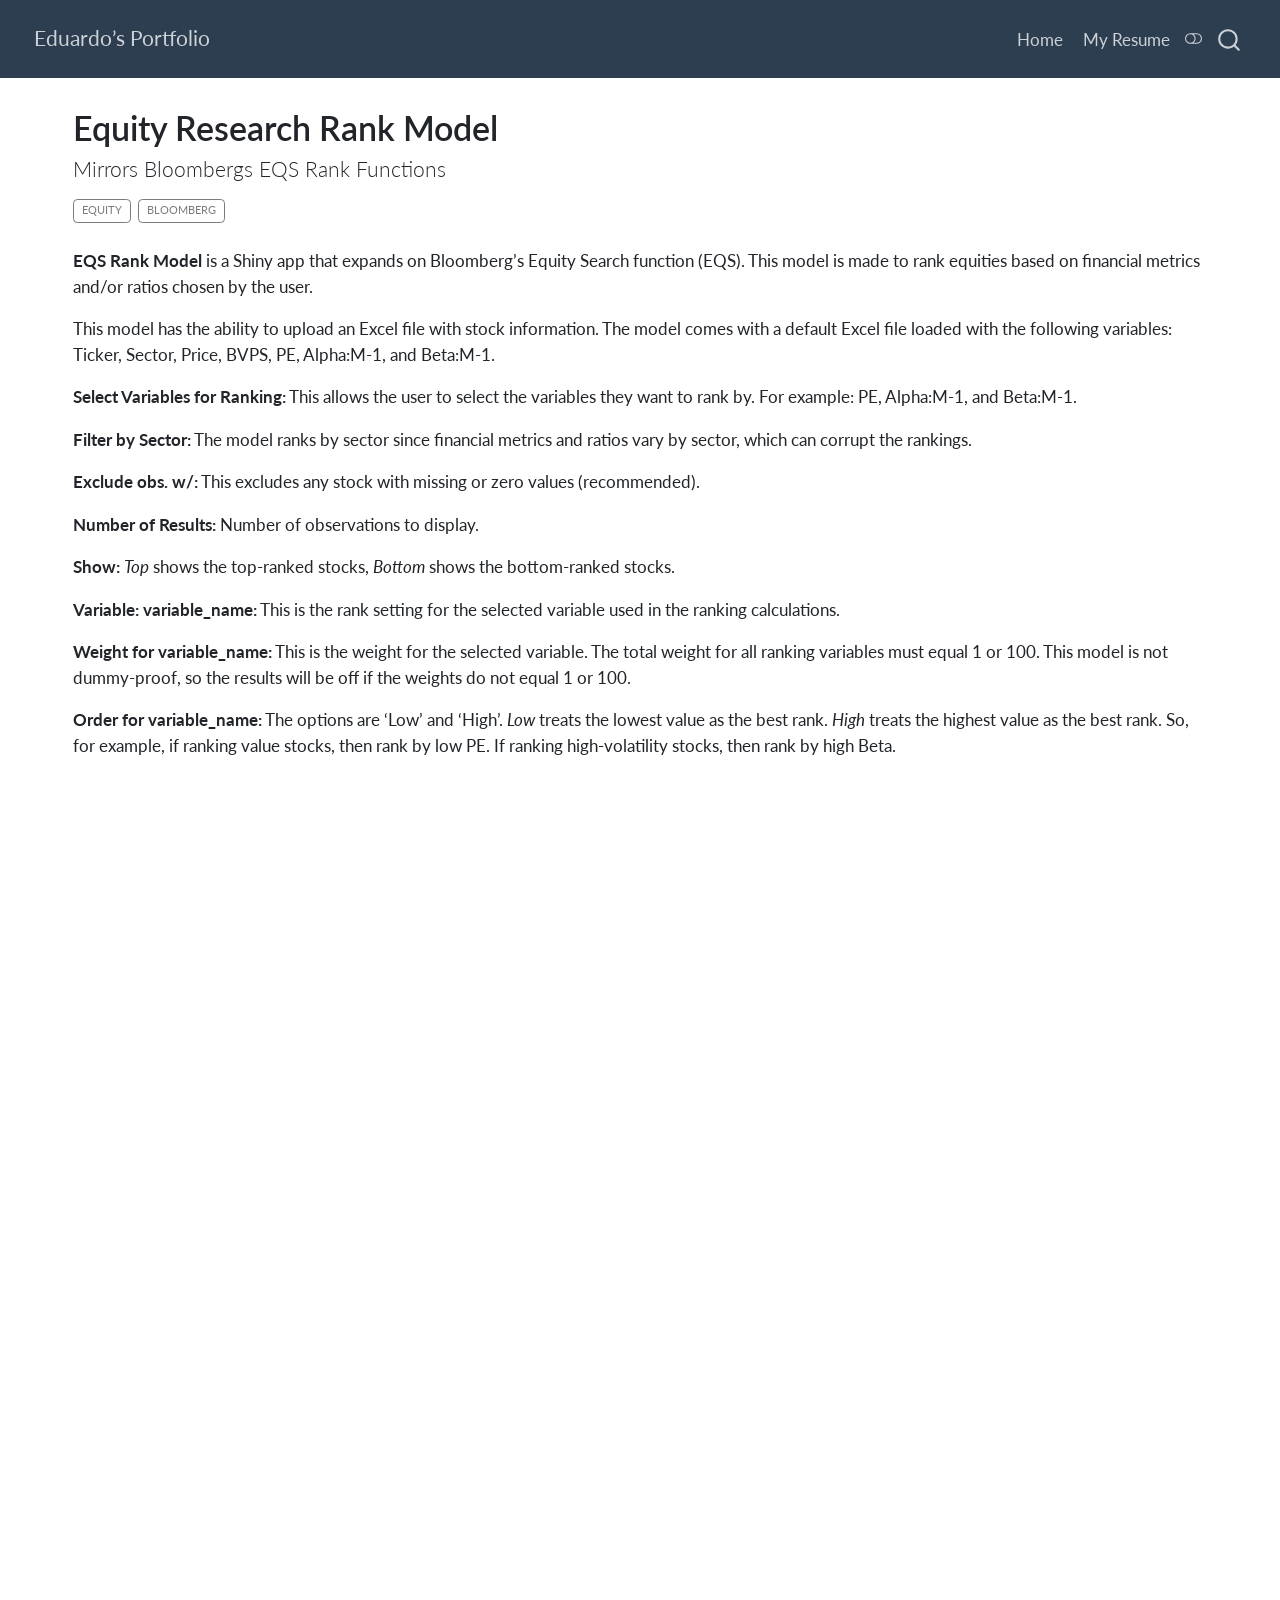
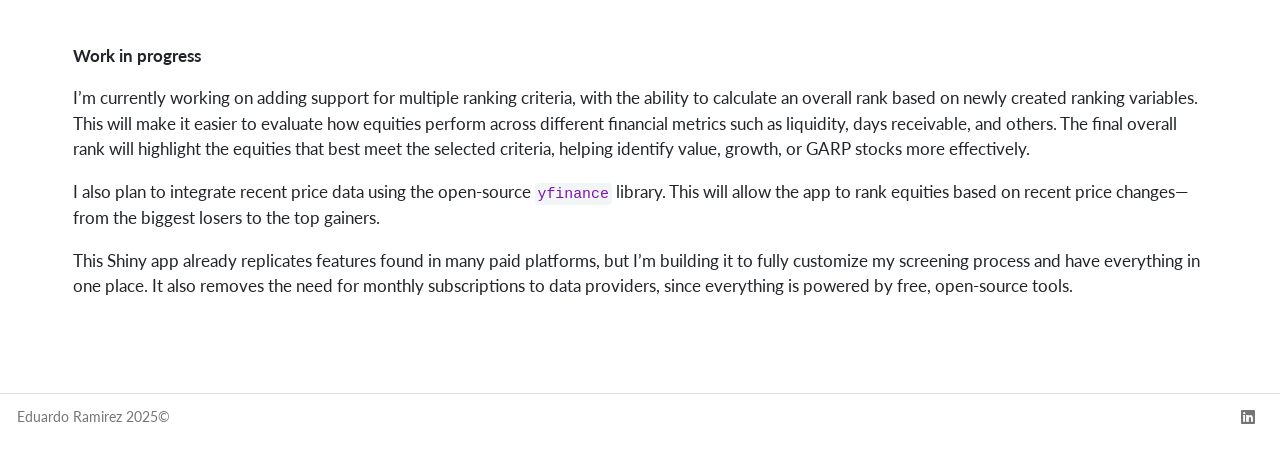
<file: docs/projects_more/eqs/eqs.html>
<!DOCTYPE html>
<html xmlns="http://www.w3.org/1999/xhtml" lang="en" xml:lang="en"><head>

<meta charset="utf-8">
<meta name="generator" content="quarto-1.8.24">

<meta name="viewport" content="width=device-width, initial-scale=1.0, user-scalable=yes">


<title>Equity Research Rank Model – Eduardo’s Portfolio</title>
<style>
code{white-space: pre-wrap;}
span.smallcaps{font-variant: small-caps;}
div.columns{display: flex; gap: min(4vw, 1.5em);}
div.column{flex: auto; overflow-x: auto;}
div.hanging-indent{margin-left: 1.5em; text-indent: -1.5em;}
ul.task-list{list-style: none;}
ul.task-list li input[type="checkbox"] {
  width: 0.8em;
  margin: 0 0.8em 0.2em -1em; /* quarto-specific, see https://github.com/quarto-dev/quarto-cli/issues/4556 */ 
  vertical-align: middle;
}
</style>


<script src="../../site_libs/quarto-nav/quarto-nav.js"></script>
<script src="../../site_libs/quarto-nav/headroom.min.js"></script>
<script src="../../site_libs/clipboard/clipboard.min.js"></script>
<script src="../../site_libs/quarto-search/autocomplete.umd.js"></script>
<script src="../../site_libs/quarto-search/fuse.min.js"></script>
<script src="../../site_libs/quarto-search/quarto-search.js"></script>
<meta name="quarto:offset" content="../../">
<link href="../../images/favicon.png" rel="icon" type="image/png">
<script src="../../site_libs/quarto-html/quarto.js" type="module"></script>
<script src="../../site_libs/quarto-html/tabsets/tabsets.js" type="module"></script>
<script src="../../site_libs/quarto-html/axe/axe-check.js" type="module"></script>
<script src="../../site_libs/quarto-html/popper.min.js"></script>
<script src="../../site_libs/quarto-html/tippy.umd.min.js"></script>
<script src="../../site_libs/quarto-html/anchor.min.js"></script>
<link href="../../site_libs/quarto-html/tippy.css" rel="stylesheet">
<link href="../../site_libs/quarto-html/quarto-syntax-highlighting-dc55a5b9e770e841cd82e46aadbfb9b0.css" rel="stylesheet" class="quarto-color-scheme" id="quarto-text-highlighting-styles">
<link href="../../site_libs/quarto-html/quarto-syntax-highlighting-dark-b651517ce65839d647a86e2780455cfb.css" rel="stylesheet" class="quarto-color-scheme quarto-color-alternate" id="quarto-text-highlighting-styles">
<link href="../../site_libs/quarto-html/quarto-syntax-highlighting-dc55a5b9e770e841cd82e46aadbfb9b0.css" rel="stylesheet" class="quarto-color-scheme-extra" id="quarto-text-highlighting-styles">
<script src="../../site_libs/bootstrap/bootstrap.min.js"></script>
<link href="../../site_libs/bootstrap/bootstrap-icons.css" rel="stylesheet">
<link href="../../site_libs/bootstrap/bootstrap-ef235b23dd25085847c8e3fa61df7473.min.css" rel="stylesheet" append-hash="true" class="quarto-color-scheme" id="quarto-bootstrap" data-mode="light">
<link href="../../site_libs/bootstrap/bootstrap-dark-933ee19f53d853ec7d82e82f064b90bb.min.css" rel="stylesheet" append-hash="true" class="quarto-color-scheme quarto-color-alternate" id="quarto-bootstrap" data-mode="dark">
<link href="../../site_libs/bootstrap/bootstrap-ef235b23dd25085847c8e3fa61df7473.min.css" rel="stylesheet" append-hash="true" class="quarto-color-scheme-extra" id="quarto-bootstrap" data-mode="light">
<script id="quarto-search-options" type="application/json">{
  "location": "navbar",
  "copy-button": false,
  "collapse-after": 3,
  "panel-placement": "end",
  "type": "overlay",
  "limit": 50,
  "keyboard-shortcut": [
    "f",
    "/",
    "s"
  ],
  "show-item-context": false,
  "language": {
    "search-no-results-text": "No results",
    "search-matching-documents-text": "matching documents",
    "search-copy-link-title": "Copy link to search",
    "search-hide-matches-text": "Hide additional matches",
    "search-more-match-text": "more match in this document",
    "search-more-matches-text": "more matches in this document",
    "search-clear-button-title": "Clear",
    "search-text-placeholder": "",
    "search-detached-cancel-button-title": "Cancel",
    "search-submit-button-title": "Submit",
    "search-label": "Search"
  }
}</script>


<link rel="stylesheet" href="../../styles.css">
<link rel="stylesheet" href="https://raw.githubusercontent.com/1Ramirez7/1ramirez7.github.io/main/styles.css">
</head>

<body class="nav-fixed quarto-light"><script id="quarto-html-before-body" type="application/javascript">
    const toggleBodyColorMode = (bsSheetEl) => {
      const mode = bsSheetEl.getAttribute("data-mode");
      const bodyEl = window.document.querySelector("body");
      if (mode === "dark") {
        bodyEl.classList.add("quarto-dark");
        bodyEl.classList.remove("quarto-light");
      } else {
        bodyEl.classList.add("quarto-light");
        bodyEl.classList.remove("quarto-dark");
      }
    }
    const toggleBodyColorPrimary = () => {
      const bsSheetEl = window.document.querySelector("link#quarto-bootstrap:not([rel=disabled-stylesheet])");
      if (bsSheetEl) {
        toggleBodyColorMode(bsSheetEl);
      }
    }
    const setColorSchemeToggle = (alternate) => {
      const toggles = window.document.querySelectorAll('.quarto-color-scheme-toggle');
      for (let i=0; i < toggles.length; i++) {
        const toggle = toggles[i];
        if (toggle) {
          if (alternate) {
            toggle.classList.add("alternate");
          } else {
            toggle.classList.remove("alternate");
          }
        }
      }
    };
    const toggleColorMode = (alternate) => {
      // Switch the stylesheets
      const primaryStylesheets = window.document.querySelectorAll('link.quarto-color-scheme:not(.quarto-color-alternate)');
      const alternateStylesheets = window.document.querySelectorAll('link.quarto-color-scheme.quarto-color-alternate');
      manageTransitions('#quarto-margin-sidebar .nav-link', false);
      if (alternate) {
        // note: dark is layered on light, we don't disable primary!
        enableStylesheet(alternateStylesheets);
        for (const sheetNode of alternateStylesheets) {
          if (sheetNode.id === "quarto-bootstrap") {
            toggleBodyColorMode(sheetNode);
          }
        }
      } else {
        disableStylesheet(alternateStylesheets);
        enableStylesheet(primaryStylesheets)
        toggleBodyColorPrimary();
      }
      manageTransitions('#quarto-margin-sidebar .nav-link', true);
      // Switch the toggles
      setColorSchemeToggle(alternate)
      // Hack to workaround the fact that safari doesn't
      // properly recolor the scrollbar when toggling (#1455)
      if (navigator.userAgent.indexOf('Safari') > 0 && navigator.userAgent.indexOf('Chrome') == -1) {
        manageTransitions("body", false);
        window.scrollTo(0, 1);
        setTimeout(() => {
          window.scrollTo(0, 0);
          manageTransitions("body", true);
        }, 40);
      }
    }
    const disableStylesheet = (stylesheets) => {
      for (let i=0; i < stylesheets.length; i++) {
        const stylesheet = stylesheets[i];
        stylesheet.rel = 'disabled-stylesheet';
      }
    }
    const enableStylesheet = (stylesheets) => {
      for (let i=0; i < stylesheets.length; i++) {
        const stylesheet = stylesheets[i];
        if(stylesheet.rel !== 'stylesheet') { // for Chrome, which will still FOUC without this check
          stylesheet.rel = 'stylesheet';
        }
      }
    }
    const manageTransitions = (selector, allowTransitions) => {
      const els = window.document.querySelectorAll(selector);
      for (let i=0; i < els.length; i++) {
        const el = els[i];
        if (allowTransitions) {
          el.classList.remove('notransition');
        } else {
          el.classList.add('notransition');
        }
      }
    }
    const isFileUrl = () => {
      return window.location.protocol === 'file:';
    }
    const hasAlternateSentinel = () => {
      let styleSentinel = getColorSchemeSentinel();
      if (styleSentinel !== null) {
        return styleSentinel === "alternate";
      } else {
        return false;
      }
    }
    const setStyleSentinel = (alternate) => {
      const value = alternate ? "alternate" : "default";
      if (!isFileUrl()) {
        window.localStorage.setItem("quarto-color-scheme", value);
      } else {
        localAlternateSentinel = value;
      }
    }
    const getColorSchemeSentinel = () => {
      if (!isFileUrl()) {
        const storageValue = window.localStorage.getItem("quarto-color-scheme");
        return storageValue != null ? storageValue : localAlternateSentinel;
      } else {
        return localAlternateSentinel;
      }
    }
    const toggleGiscusIfUsed = (isAlternate, darkModeDefault) => {
      const baseTheme = document.querySelector('#giscus-base-theme')?.value ?? 'light';
      const alternateTheme = document.querySelector('#giscus-alt-theme')?.value ?? 'dark';
      let newTheme = '';
      if(authorPrefersDark) {
        newTheme = isAlternate ? baseTheme : alternateTheme;
      } else {
        newTheme = isAlternate ? alternateTheme : baseTheme;
      }
      const changeGiscusTheme = () => {
        // From: https://github.com/giscus/giscus/issues/336
        const sendMessage = (message) => {
          const iframe = document.querySelector('iframe.giscus-frame');
          if (!iframe) return;
          iframe.contentWindow.postMessage({ giscus: message }, 'https://giscus.app');
        }
        sendMessage({
          setConfig: {
            theme: newTheme
          }
        });
      }
      const isGiscussLoaded = window.document.querySelector('iframe.giscus-frame') !== null;
      if (isGiscussLoaded) {
        changeGiscusTheme();
      }
    };
    const authorPrefersDark = false;
    const darkModeDefault = authorPrefersDark;
      document.querySelector('link#quarto-text-highlighting-styles.quarto-color-scheme-extra').rel = 'disabled-stylesheet';
      document.querySelector('link#quarto-bootstrap.quarto-color-scheme-extra').rel = 'disabled-stylesheet';
    let localAlternateSentinel = darkModeDefault ? 'alternate' : 'default';
    // Dark / light mode switch
    window.quartoToggleColorScheme = () => {
      // Read the current dark / light value
      let toAlternate = !hasAlternateSentinel();
      toggleColorMode(toAlternate);
      setStyleSentinel(toAlternate);
      toggleGiscusIfUsed(toAlternate, darkModeDefault);
      window.dispatchEvent(new Event('resize'));
    };
    // Switch to dark mode if need be
    if (hasAlternateSentinel()) {
      toggleColorMode(true);
    } else {
      toggleColorMode(false);
    }
  </script>

<div id="quarto-search-results"></div>
  <header id="quarto-header" class="headroom fixed-top">
    <nav class="navbar navbar-expand-lg " data-bs-theme="dark">
      <div class="navbar-container container-fluid">
      <div class="navbar-brand-container mx-auto">
    <a href="../../index.html" class="navbar-brand navbar-brand-logo">
    </a>
    <a class="navbar-brand" href="../../index.html">
    <span class="navbar-title">Eduardo’s Portfolio</span>
    </a>
  </div>
            <div id="quarto-search" class="" title="Search"></div>
          <button class="navbar-toggler" type="button" data-bs-toggle="collapse" data-bs-target="#navbarCollapse" aria-controls="navbarCollapse" role="menu" aria-expanded="false" aria-label="Toggle navigation" onclick="if (window.quartoToggleHeadroom) { window.quartoToggleHeadroom(); }">
  <span class="navbar-toggler-icon"></span>
</button>
          <div class="collapse navbar-collapse" id="navbarCollapse">
            <ul class="navbar-nav navbar-nav-scroll ms-auto">
  <li class="nav-item">
    <a class="nav-link" href="../../index.html"> 
<span class="menu-text">Home</span></a>
  </li>  
  <li class="nav-item">
    <a class="nav-link" href="../../resume.pdf"> 
<span class="menu-text">My Resume</span></a>
  </li>  
</ul>
          </div> <!-- /navcollapse -->
            <div class="quarto-navbar-tools">
  <a href="" class="quarto-color-scheme-toggle quarto-navigation-tool  px-1" onclick="window.quartoToggleColorScheme(); return false;" title="Toggle dark mode"><i class="bi"></i></a>
</div>
      </div> <!-- /container-fluid -->
    </nav>
</header>
<!-- content -->
<div id="quarto-content" class="quarto-container page-columns page-rows-contents page-layout-full page-navbar">
<!-- sidebar -->
<!-- margin-sidebar -->
    
<!-- main -->
<main class="content column-page" id="quarto-document-content">


<header id="title-block-header" class="quarto-title-block default">
<div class="quarto-title">
<h1 class="title">Equity Research Rank Model</h1>
<p class="subtitle lead">Mirrors Bloombergs EQS Rank Functions</p>
  <div class="quarto-categories">
    <div class="quarto-category">Equity</div>
    <div class="quarto-category">Bloomberg</div>
  </div>
  </div>



<div class="quarto-title-meta column-page">

    
  
    
  </div>
  


</header>


<p><strong>EQS Rank Model</strong> is a Shiny app that expands on Bloomberg’s Equity Search function (EQS). This model is made to rank equities based on financial metrics and/or ratios chosen by the user.</p>
<p>This model has the ability to upload an Excel file with stock information. The model comes with a default Excel file loaded with the following variables: Ticker, Sector, Price, BVPS, PE, Alpha:M-1, and Beta:M-1.</p>
<p><strong>Select Variables for Ranking:</strong> This allows the user to select the variables they want to rank by. For example: PE, Alpha:M-1, and Beta:M-1.</p>
<p><strong>Filter by Sector:</strong> The model ranks by sector since financial metrics and ratios vary by sector, which can corrupt the rankings.</p>
<p><strong>Exclude obs. w/:</strong> This excludes any stock with missing or zero values (recommended).</p>
<p><strong>Number of Results:</strong> Number of observations to display.</p>
<p><strong>Show:</strong> <em>Top</em> shows the top-ranked stocks, <em>Bottom</em> shows the bottom-ranked stocks.</p>
<p><strong>Variable: variable_name:</strong> This is the rank setting for the selected variable used in the ranking calculations.</p>
<p><strong>Weight for variable_name:</strong> This is the weight for the selected variable. The total weight for all ranking variables must equal 1 or 100. This model is not dummy-proof, so the results will be off if the weights do not equal 1 or 100.</p>
<p><strong>Order for variable_name:</strong> The options are ‘Low’ and ‘High’. <em>Low</em> treats the lowest value as the best rank. <em>High</em> treats the highest value as the best rank. So, for example, if ranking value stocks, then rank by low PE. If ranking high-volatility stocks, then rank by high Beta.</p>
<div class="full-iframe">
<iframe src="https://4o85b6-eduardo-ramirez.shinyapps.io/EQS_Rank_Model/" allowfullscreen="">
</iframe>
</div>
<p><strong>Work in progress</strong></p>
<p>I’m currently working on adding support for multiple ranking criteria, with the ability to calculate an overall rank based on newly created ranking variables. This will make it easier to evaluate how equities perform across different financial metrics such as liquidity, days receivable, and others. The final overall rank will highlight the equities that best meet the selected criteria, helping identify value, growth, or GARP stocks more effectively.</p>
<p>I also plan to integrate recent price data using the open-source <code>yfinance</code> library. This will allow the app to rank equities based on recent price changes—from the biggest losers to the top gainers.</p>
<p>This Shiny app already replicates features found in many paid platforms, but I’m building it to fully customize my screening process and have everything in one place. It also removes the need for monthly subscriptions to data providers, since everything is powered by free, open-source tools.</p>



<a onclick="window.scrollTo(0, 0); return false;" role="button" id="quarto-back-to-top"><i class="bi bi-arrow-up"></i> Back to top</a></main> <!-- /main -->
<script id="quarto-html-after-body" type="application/javascript">
  window.document.addEventListener("DOMContentLoaded", function (event) {
    // Ensure there is a toggle, if there isn't float one in the top right
    if (window.document.querySelector('.quarto-color-scheme-toggle') === null) {
      const a = window.document.createElement('a');
      a.classList.add('top-right');
      a.classList.add('quarto-color-scheme-toggle');
      a.href = "";
      a.onclick = function() { try { window.quartoToggleColorScheme(); } catch {} return false; };
      const i = window.document.createElement("i");
      i.classList.add('bi');
      a.appendChild(i);
      window.document.body.appendChild(a);
    }
    setColorSchemeToggle(hasAlternateSentinel())
    const icon = "";
    const anchorJS = new window.AnchorJS();
    anchorJS.options = {
      placement: 'right',
      icon: icon
    };
    anchorJS.add('.anchored');
    const isCodeAnnotation = (el) => {
      for (const clz of el.classList) {
        if (clz.startsWith('code-annotation-')) {                     
          return true;
        }
      }
      return false;
    }
    const onCopySuccess = function(e) {
      // button target
      const button = e.trigger;
      // don't keep focus
      button.blur();
      // flash "checked"
      button.classList.add('code-copy-button-checked');
      var currentTitle = button.getAttribute("title");
      button.setAttribute("title", "Copied!");
      let tooltip;
      if (window.bootstrap) {
        button.setAttribute("data-bs-toggle", "tooltip");
        button.setAttribute("data-bs-placement", "left");
        button.setAttribute("data-bs-title", "Copied!");
        tooltip = new bootstrap.Tooltip(button, 
          { trigger: "manual", 
            customClass: "code-copy-button-tooltip",
            offset: [0, -8]});
        tooltip.show();    
      }
      setTimeout(function() {
        if (tooltip) {
          tooltip.hide();
          button.removeAttribute("data-bs-title");
          button.removeAttribute("data-bs-toggle");
          button.removeAttribute("data-bs-placement");
        }
        button.setAttribute("title", currentTitle);
        button.classList.remove('code-copy-button-checked');
      }, 1000);
      // clear code selection
      e.clearSelection();
    }
    const getTextToCopy = function(trigger) {
      const outerScaffold = trigger.parentElement.cloneNode(true);
      const codeEl = outerScaffold.querySelector('code');
      for (const childEl of codeEl.children) {
        if (isCodeAnnotation(childEl)) {
          childEl.remove();
        }
      }
      return codeEl.innerText;
    }
    const clipboard = new window.ClipboardJS('.code-copy-button:not([data-in-quarto-modal])', {
      text: getTextToCopy
    });
    clipboard.on('success', onCopySuccess);
    if (window.document.getElementById('quarto-embedded-source-code-modal')) {
      const clipboardModal = new window.ClipboardJS('.code-copy-button[data-in-quarto-modal]', {
        text: getTextToCopy,
        container: window.document.getElementById('quarto-embedded-source-code-modal')
      });
      clipboardModal.on('success', onCopySuccess);
    }
      var localhostRegex = new RegExp(/^(?:http|https):\/\/localhost\:?[0-9]*\//);
      var mailtoRegex = new RegExp(/^mailto:/);
        var filterRegex = new RegExp("https:\/\/1ramirez7\.github\.io\/");
      var isInternal = (href) => {
          return filterRegex.test(href) || localhostRegex.test(href) || mailtoRegex.test(href);
      }
      // Inspect non-navigation links and adorn them if external
     var links = window.document.querySelectorAll('a[href]:not(.nav-link):not(.navbar-brand):not(.toc-action):not(.sidebar-link):not(.sidebar-item-toggle):not(.pagination-link):not(.no-external):not([aria-hidden]):not(.dropdown-item):not(.quarto-navigation-tool):not(.about-link)');
      for (var i=0; i<links.length; i++) {
        const link = links[i];
        if (!isInternal(link.href)) {
          // undo the damage that might have been done by quarto-nav.js in the case of
          // links that we want to consider external
          if (link.dataset.originalHref !== undefined) {
            link.href = link.dataset.originalHref;
          }
        }
      }
    function tippyHover(el, contentFn, onTriggerFn, onUntriggerFn) {
      const config = {
        allowHTML: true,
        maxWidth: 500,
        delay: 100,
        arrow: false,
        appendTo: function(el) {
            return el.parentElement;
        },
        interactive: true,
        interactiveBorder: 10,
        theme: 'quarto',
        placement: 'bottom-start',
      };
      if (contentFn) {
        config.content = contentFn;
      }
      if (onTriggerFn) {
        config.onTrigger = onTriggerFn;
      }
      if (onUntriggerFn) {
        config.onUntrigger = onUntriggerFn;
      }
      window.tippy(el, config); 
    }
    const noterefs = window.document.querySelectorAll('a[role="doc-noteref"]');
    for (var i=0; i<noterefs.length; i++) {
      const ref = noterefs[i];
      tippyHover(ref, function() {
        // use id or data attribute instead here
        let href = ref.getAttribute('data-footnote-href') || ref.getAttribute('href');
        try { href = new URL(href).hash; } catch {}
        const id = href.replace(/^#\/?/, "");
        const note = window.document.getElementById(id);
        if (note) {
          return note.innerHTML;
        } else {
          return "";
        }
      });
    }
    const xrefs = window.document.querySelectorAll('a.quarto-xref');
    const processXRef = (id, note) => {
      // Strip column container classes
      const stripColumnClz = (el) => {
        el.classList.remove("page-full", "page-columns");
        if (el.children) {
          for (const child of el.children) {
            stripColumnClz(child);
          }
        }
      }
      stripColumnClz(note)
      if (id === null || id.startsWith('sec-')) {
        // Special case sections, only their first couple elements
        const container = document.createElement("div");
        if (note.children && note.children.length > 2) {
          container.appendChild(note.children[0].cloneNode(true));
          for (let i = 1; i < note.children.length; i++) {
            const child = note.children[i];
            if (child.tagName === "P" && child.innerText === "") {
              continue;
            } else {
              container.appendChild(child.cloneNode(true));
              break;
            }
          }
          if (window.Quarto?.typesetMath) {
            window.Quarto.typesetMath(container);
          }
          return container.innerHTML
        } else {
          if (window.Quarto?.typesetMath) {
            window.Quarto.typesetMath(note);
          }
          return note.innerHTML;
        }
      } else {
        // Remove any anchor links if they are present
        const anchorLink = note.querySelector('a.anchorjs-link');
        if (anchorLink) {
          anchorLink.remove();
        }
        if (window.Quarto?.typesetMath) {
          window.Quarto.typesetMath(note);
        }
        if (note.classList.contains("callout")) {
          return note.outerHTML;
        } else {
          return note.innerHTML;
        }
      }
    }
    for (var i=0; i<xrefs.length; i++) {
      const xref = xrefs[i];
      tippyHover(xref, undefined, function(instance) {
        instance.disable();
        let url = xref.getAttribute('href');
        let hash = undefined; 
        if (url.startsWith('#')) {
          hash = url;
        } else {
          try { hash = new URL(url).hash; } catch {}
        }
        if (hash) {
          const id = hash.replace(/^#\/?/, "");
          const note = window.document.getElementById(id);
          if (note !== null) {
            try {
              const html = processXRef(id, note.cloneNode(true));
              instance.setContent(html);
            } finally {
              instance.enable();
              instance.show();
            }
          } else {
            // See if we can fetch this
            fetch(url.split('#')[0])
            .then(res => res.text())
            .then(html => {
              const parser = new DOMParser();
              const htmlDoc = parser.parseFromString(html, "text/html");
              const note = htmlDoc.getElementById(id);
              if (note !== null) {
                const html = processXRef(id, note);
                instance.setContent(html);
              } 
            }).finally(() => {
              instance.enable();
              instance.show();
            });
          }
        } else {
          // See if we can fetch a full url (with no hash to target)
          // This is a special case and we should probably do some content thinning / targeting
          fetch(url)
          .then(res => res.text())
          .then(html => {
            const parser = new DOMParser();
            const htmlDoc = parser.parseFromString(html, "text/html");
            const note = htmlDoc.querySelector('main.content');
            if (note !== null) {
              // This should only happen for chapter cross references
              // (since there is no id in the URL)
              // remove the first header
              if (note.children.length > 0 && note.children[0].tagName === "HEADER") {
                note.children[0].remove();
              }
              const html = processXRef(null, note);
              instance.setContent(html);
            } 
          }).finally(() => {
            instance.enable();
            instance.show();
          });
        }
      }, function(instance) {
      });
    }
        let selectedAnnoteEl;
        const selectorForAnnotation = ( cell, annotation) => {
          let cellAttr = 'data-code-cell="' + cell + '"';
          let lineAttr = 'data-code-annotation="' +  annotation + '"';
          const selector = 'span[' + cellAttr + '][' + lineAttr + ']';
          return selector;
        }
        const selectCodeLines = (annoteEl) => {
          const doc = window.document;
          const targetCell = annoteEl.getAttribute("data-target-cell");
          const targetAnnotation = annoteEl.getAttribute("data-target-annotation");
          const annoteSpan = window.document.querySelector(selectorForAnnotation(targetCell, targetAnnotation));
          const lines = annoteSpan.getAttribute("data-code-lines").split(",");
          const lineIds = lines.map((line) => {
            return targetCell + "-" + line;
          })
          let top = null;
          let height = null;
          let parent = null;
          if (lineIds.length > 0) {
              //compute the position of the single el (top and bottom and make a div)
              const el = window.document.getElementById(lineIds[0]);
              top = el.offsetTop;
              height = el.offsetHeight;
              parent = el.parentElement.parentElement;
            if (lineIds.length > 1) {
              const lastEl = window.document.getElementById(lineIds[lineIds.length - 1]);
              const bottom = lastEl.offsetTop + lastEl.offsetHeight;
              height = bottom - top;
            }
            if (top !== null && height !== null && parent !== null) {
              // cook up a div (if necessary) and position it 
              let div = window.document.getElementById("code-annotation-line-highlight");
              if (div === null) {
                div = window.document.createElement("div");
                div.setAttribute("id", "code-annotation-line-highlight");
                div.style.position = 'absolute';
                parent.appendChild(div);
              }
              div.style.top = top - 2 + "px";
              div.style.height = height + 4 + "px";
              div.style.left = 0;
              let gutterDiv = window.document.getElementById("code-annotation-line-highlight-gutter");
              if (gutterDiv === null) {
                gutterDiv = window.document.createElement("div");
                gutterDiv.setAttribute("id", "code-annotation-line-highlight-gutter");
                gutterDiv.style.position = 'absolute';
                const codeCell = window.document.getElementById(targetCell);
                const gutter = codeCell.querySelector('.code-annotation-gutter');
                gutter.appendChild(gutterDiv);
              }
              gutterDiv.style.top = top - 2 + "px";
              gutterDiv.style.height = height + 4 + "px";
            }
            selectedAnnoteEl = annoteEl;
          }
        };
        const unselectCodeLines = () => {
          const elementsIds = ["code-annotation-line-highlight", "code-annotation-line-highlight-gutter"];
          elementsIds.forEach((elId) => {
            const div = window.document.getElementById(elId);
            if (div) {
              div.remove();
            }
          });
          selectedAnnoteEl = undefined;
        };
          // Handle positioning of the toggle
      window.addEventListener(
        "resize",
        throttle(() => {
          elRect = undefined;
          if (selectedAnnoteEl) {
            selectCodeLines(selectedAnnoteEl);
          }
        }, 10)
      );
      function throttle(fn, ms) {
      let throttle = false;
      let timer;
        return (...args) => {
          if(!throttle) { // first call gets through
              fn.apply(this, args);
              throttle = true;
          } else { // all the others get throttled
              if(timer) clearTimeout(timer); // cancel #2
              timer = setTimeout(() => {
                fn.apply(this, args);
                timer = throttle = false;
              }, ms);
          }
        };
      }
        // Attach click handler to the DT
        const annoteDls = window.document.querySelectorAll('dt[data-target-cell]');
        for (const annoteDlNode of annoteDls) {
          annoteDlNode.addEventListener('click', (event) => {
            const clickedEl = event.target;
            if (clickedEl !== selectedAnnoteEl) {
              unselectCodeLines();
              const activeEl = window.document.querySelector('dt[data-target-cell].code-annotation-active');
              if (activeEl) {
                activeEl.classList.remove('code-annotation-active');
              }
              selectCodeLines(clickedEl);
              clickedEl.classList.add('code-annotation-active');
            } else {
              // Unselect the line
              unselectCodeLines();
              clickedEl.classList.remove('code-annotation-active');
            }
          });
        }
    const findCites = (el) => {
      const parentEl = el.parentElement;
      if (parentEl) {
        const cites = parentEl.dataset.cites;
        if (cites) {
          return {
            el,
            cites: cites.split(' ')
          };
        } else {
          return findCites(el.parentElement)
        }
      } else {
        return undefined;
      }
    };
    var bibliorefs = window.document.querySelectorAll('a[role="doc-biblioref"]');
    for (var i=0; i<bibliorefs.length; i++) {
      const ref = bibliorefs[i];
      const citeInfo = findCites(ref);
      if (citeInfo) {
        tippyHover(citeInfo.el, function() {
          var popup = window.document.createElement('div');
          citeInfo.cites.forEach(function(cite) {
            var citeDiv = window.document.createElement('div');
            citeDiv.classList.add('hanging-indent');
            citeDiv.classList.add('csl-entry');
            var biblioDiv = window.document.getElementById('ref-' + cite);
            if (biblioDiv) {
              citeDiv.innerHTML = biblioDiv.innerHTML;
            }
            popup.appendChild(citeDiv);
          });
          return popup.innerHTML;
        });
      }
    }
  });
  </script>
</div> <!-- /content -->
<footer class="footer">
  <div class="nav-footer">
    <div class="nav-footer-left">
<p>Eduardo Ramirez 2025©</p>
</div>   
    <div class="nav-footer-center">
      &nbsp;
    </div>
    <div class="nav-footer-right">
      <ul class="footer-items list-unstyled">
    <li class="nav-item compact">
    <a class="nav-link" href="https://www.linkedin.com/in/ramirez-eduardo1/">
      <i class="bi bi-linkedin" role="img">
</i> 
    </a>
  </li>  
</ul>
    </div>
  </div>
</footer>




</body></html>
</file>
<file: docs/site_libs/quarto-html/tippy.css>
.tippy-box[data-animation=fade][data-state=hidden]{opacity:0}[data-tippy-root]{max-width:calc(100vw - 10px)}.tippy-box{position:relative;background-color:#333;color:#fff;border-radius:4px;font-size:14px;line-height:1.4;white-space:normal;outline:0;transition-property:transform,visibility,opacity}.tippy-box[data-placement^=top]>.tippy-arrow{bottom:0}.tippy-box[data-placement^=top]>.tippy-arrow:before{bottom:-7px;left:0;border-width:8px 8px 0;border-top-color:initial;transform-origin:center top}.tippy-box[data-placement^=bottom]>.tippy-arrow{top:0}.tippy-box[data-placement^=bottom]>.tippy-arrow:before{top:-7px;left:0;border-width:0 8px 8px;border-bottom-color:initial;transform-origin:center bottom}.tippy-box[data-placement^=left]>.tippy-arrow{right:0}.tippy-box[data-placement^=left]>.tippy-arrow:before{border-width:8px 0 8px 8px;border-left-color:initial;right:-7px;transform-origin:center left}.tippy-box[data-placement^=right]>.tippy-arrow{left:0}.tippy-box[data-placement^=right]>.tippy-arrow:before{left:-7px;border-width:8px 8px 8px 0;border-right-color:initial;transform-origin:center right}.tippy-box[data-inertia][data-state=visible]{transition-timing-function:cubic-bezier(.54,1.5,.38,1.11)}.tippy-arrow{width:16px;height:16px;color:#333}.tippy-arrow:before{content:"";position:absolute;border-color:transparent;border-style:solid}.tippy-content{position:relative;padding:5px 9px;z-index:1}
</file>
<file: docs/site_libs/quarto-html/quarto-syntax-highlighting-dc55a5b9e770e841cd82e46aadbfb9b0.css>
/* quarto syntax highlight colors */
:root {
  --quarto-hl-ot-color: #003B4F;
  --quarto-hl-at-color: #657422;
  --quarto-hl-ss-color: #20794D;
  --quarto-hl-an-color: #5E5E5E;
  --quarto-hl-fu-color: #4758AB;
  --quarto-hl-st-color: #20794D;
  --quarto-hl-cf-color: #003B4F;
  --quarto-hl-op-color: #5E5E5E;
  --quarto-hl-er-color: #AD0000;
  --quarto-hl-bn-color: #AD0000;
  --quarto-hl-al-color: #AD0000;
  --quarto-hl-va-color: #111111;
  --quarto-hl-bu-color: inherit;
  --quarto-hl-ex-color: inherit;
  --quarto-hl-pp-color: #AD0000;
  --quarto-hl-in-color: #5E5E5E;
  --quarto-hl-vs-color: #20794D;
  --quarto-hl-wa-color: #5E5E5E;
  --quarto-hl-do-color: #5E5E5E;
  --quarto-hl-im-color: #00769E;
  --quarto-hl-ch-color: #20794D;
  --quarto-hl-dt-color: #AD0000;
  --quarto-hl-fl-color: #AD0000;
  --quarto-hl-co-color: #5E5E5E;
  --quarto-hl-cv-color: #5E5E5E;
  --quarto-hl-cn-color: #8f5902;
  --quarto-hl-sc-color: #5E5E5E;
  --quarto-hl-dv-color: #AD0000;
  --quarto-hl-kw-color: #003B4F;
}

/* other quarto variables */
:root {
  --quarto-font-monospace: SFMono-Regular, Menlo, Monaco, Consolas, "Liberation Mono", "Courier New", monospace;
}

/* syntax highlight based on Pandoc's rules */
pre > code.sourceCode > span {
  color: #003B4F;
}

code.sourceCode > span {
  color: #003B4F;
}

div.sourceCode,
div.sourceCode pre.sourceCode {
  color: #003B4F;
}

/* Normal */
code span {
  color: #003B4F;
}

/* Alert */
code span.al {
  color: #AD0000;
  font-style: inherit;
}

/* Annotation */
code span.an {
  color: #5E5E5E;
  font-style: inherit;
}

/* Attribute */
code span.at {
  color: #657422;
  font-style: inherit;
}

/* BaseN */
code span.bn {
  color: #AD0000;
  font-style: inherit;
}

/* BuiltIn */
code span.bu {
  font-style: inherit;
}

/* ControlFlow */
code span.cf {
  color: #003B4F;
  font-weight: bold;
  font-style: inherit;
}

/* Char */
code span.ch {
  color: #20794D;
  font-style: inherit;
}

/* Constant */
code span.cn {
  color: #8f5902;
  font-style: inherit;
}

/* Comment */
code span.co {
  color: #5E5E5E;
  font-style: inherit;
}

/* CommentVar */
code span.cv {
  color: #5E5E5E;
  font-style: italic;
}

/* Documentation */
code span.do {
  color: #5E5E5E;
  font-style: italic;
}

/* DataType */
code span.dt {
  color: #AD0000;
  font-style: inherit;
}

/* DecVal */
code span.dv {
  color: #AD0000;
  font-style: inherit;
}

/* Error */
code span.er {
  color: #AD0000;
  font-style: inherit;
}

/* Extension */
code span.ex {
  font-style: inherit;
}

/* Float */
code span.fl {
  color: #AD0000;
  font-style: inherit;
}

/* Function */
code span.fu {
  color: #4758AB;
  font-style: inherit;
}

/* Import */
code span.im {
  color: #00769E;
  font-style: inherit;
}

/* Information */
code span.in {
  color: #5E5E5E;
  font-style: inherit;
}

/* Keyword */
code span.kw {
  color: #003B4F;
  font-weight: bold;
  font-style: inherit;
}

/* Operator */
code span.op {
  color: #5E5E5E;
  font-style: inherit;
}

/* Other */
code span.ot {
  color: #003B4F;
  font-style: inherit;
}

/* Preprocessor */
code span.pp {
  color: #AD0000;
  font-style: inherit;
}

/* SpecialChar */
code span.sc {
  color: #5E5E5E;
  font-style: inherit;
}

/* SpecialString */
code span.ss {
  color: #20794D;
  font-style: inherit;
}

/* String */
code span.st {
  color: #20794D;
  font-style: inherit;
}

/* Variable */
code span.va {
  color: #111111;
  font-style: inherit;
}

/* VerbatimString */
code span.vs {
  color: #20794D;
  font-style: inherit;
}

/* Warning */
code span.wa {
  color: #5E5E5E;
  font-style: italic;
}

.prevent-inlining {
  content: "</";
}

/*# sourceMappingURL=21f0b8dca5c347bd0a806dc2ce2adfe3.css.map */
</file>
<file: docs/site_libs/quarto-html/quarto-syntax-highlighting-dark-b651517ce65839d647a86e2780455cfb.css>
/* quarto syntax highlight colors */
:root {
  --quarto-hl-al-color: #f07178;
  --quarto-hl-an-color: #d4d0ab;
  --quarto-hl-at-color: #00e0e0;
  --quarto-hl-bn-color: #d4d0ab;
  --quarto-hl-bu-color: #abe338;
  --quarto-hl-ch-color: #abe338;
  --quarto-hl-co-color: #f8f8f2;
  --quarto-hl-cv-color: #ffd700;
  --quarto-hl-cn-color: #ffd700;
  --quarto-hl-cf-color: #ffa07a;
  --quarto-hl-dt-color: #ffa07a;
  --quarto-hl-dv-color: #d4d0ab;
  --quarto-hl-do-color: #f8f8f2;
  --quarto-hl-er-color: #f07178;
  --quarto-hl-ex-color: #00e0e0;
  --quarto-hl-fl-color: #d4d0ab;
  --quarto-hl-fu-color: #ffa07a;
  --quarto-hl-im-color: #abe338;
  --quarto-hl-in-color: #d4d0ab;
  --quarto-hl-kw-color: #ffa07a;
  --quarto-hl-op-color: #ffa07a;
  --quarto-hl-ot-color: #00e0e0;
  --quarto-hl-pp-color: #dcc6e0;
  --quarto-hl-re-color: #00e0e0;
  --quarto-hl-sc-color: #abe338;
  --quarto-hl-ss-color: #abe338;
  --quarto-hl-st-color: #abe338;
  --quarto-hl-va-color: #00e0e0;
  --quarto-hl-vs-color: #abe338;
  --quarto-hl-wa-color: #dcc6e0;
}

/* other quarto variables */
:root {
  --quarto-font-monospace: SFMono-Regular, Menlo, Monaco, Consolas, "Liberation Mono", "Courier New", monospace;
}

/* syntax highlight based on Pandoc's rules */
pre > code.sourceCode > span {
  color: #f8f8f2;
}

code.sourceCode > span {
  color: #f8f8f2;
}

div.sourceCode,
div.sourceCode pre.sourceCode {
  color: #f8f8f2;
}

/* Normal */
code span {
  color: #f8f8f2;
}

/* Alert */
code span.al {
  color: #f07178;
}

/* Annotation */
code span.an {
  color: #d4d0ab;
}

/* Attribute */
code span.at {
  color: #00e0e0;
}

/* BaseN */
code span.bn {
  color: #d4d0ab;
}

/* BuiltIn */
code span.bu {
  color: #abe338;
}

/* ControlFlow */
code span.cf {
  font-weight: bold;
  color: #ffa07a;
}

/* Char */
code span.ch {
  color: #abe338;
}

/* Constant */
code span.cn {
  color: #ffd700;
}

/* Comment */
code span.co {
  font-style: italic;
  color: #f8f8f2;
}

/* CommentVar */
code span.cv {
  color: #ffd700;
}

/* Documentation */
code span.do {
  color: #f8f8f2;
}

/* DataType */
code span.dt {
  color: #ffa07a;
}

/* DecVal */
code span.dv {
  color: #d4d0ab;
}

/* Error */
code span.er {
  color: #f07178;
  text-decoration: underline;
}

/* Extension */
code span.ex {
  font-weight: bold;
  color: #00e0e0;
}

/* Float */
code span.fl {
  color: #d4d0ab;
}

/* Function */
code span.fu {
  color: #ffa07a;
}

/* Import */
code span.im {
  color: #abe338;
}

/* Information */
code span.in {
  color: #d4d0ab;
}

/* Keyword */
code span.kw {
  font-weight: bold;
  color: #ffa07a;
}

/* Operator */
code span.op {
  color: #ffa07a;
}

/* Other */
code span.ot {
  color: #00e0e0;
}

/* Preprocessor */
code span.pp {
  color: #dcc6e0;
}

/* RegionMarker */
code span.re {
  background-color: #f8f8f2;
  color: #00e0e0;
}

/* SpecialChar */
code span.sc {
  color: #abe338;
}

/* SpecialString */
code span.ss {
  color: #abe338;
}

/* String */
code span.st {
  color: #abe338;
}

/* Variable */
code span.va {
  color: #00e0e0;
}

/* VerbatimString */
code span.vs {
  color: #abe338;
}

/* Warning */
code span.wa {
  color: #dcc6e0;
}

.prevent-inlining {
  content: "</";
}

/*# sourceMappingURL=7d52425e2e4906fd318f8314235819b3.css.map */
</file>
<file: docs/styles.css>
/* css styles */
/* ───────────────────────────────────────────────
   Full‑width wrapper – only this element stretches
   ─────────────────────────────────────────────── */
.full-iframe {                       /* the ::: {.full-iframe} wrapper   */
  position: relative;
  left: 50%;                        /* put its centre on the column     */
  width: 100vw;                     /* span the entire viewport width   */
  margin-left: -50vw;               /* pull it left to the viewport edge*/
  max-width: none;                  /* ignore Bootstrap max‑width       */
}

.full-iframe iframe {               /* the actual Shiny app             */
  width: 100vw;
  height: calc(100vh - var(--bs-navbar-height, 56px));  /* full height minus navbar */
  border: 0;
  overflow: hidden;
}
</file>
